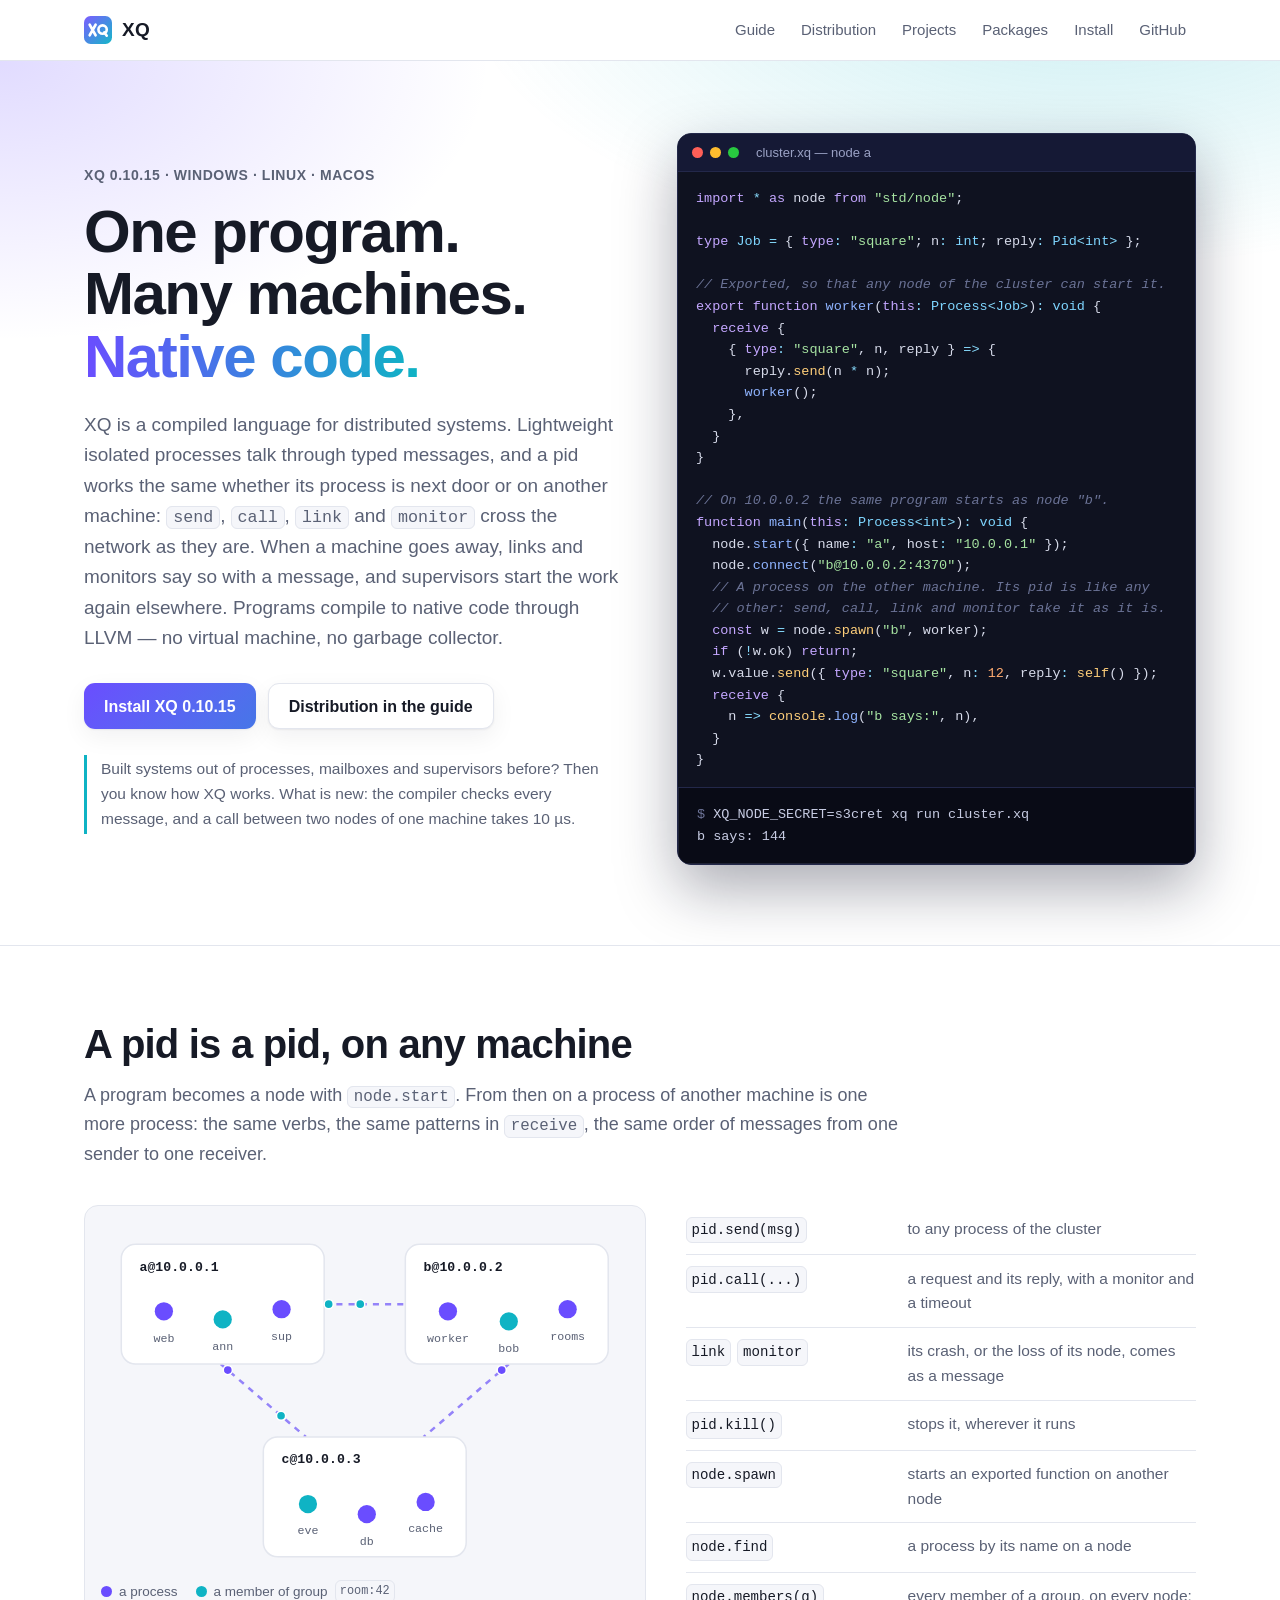
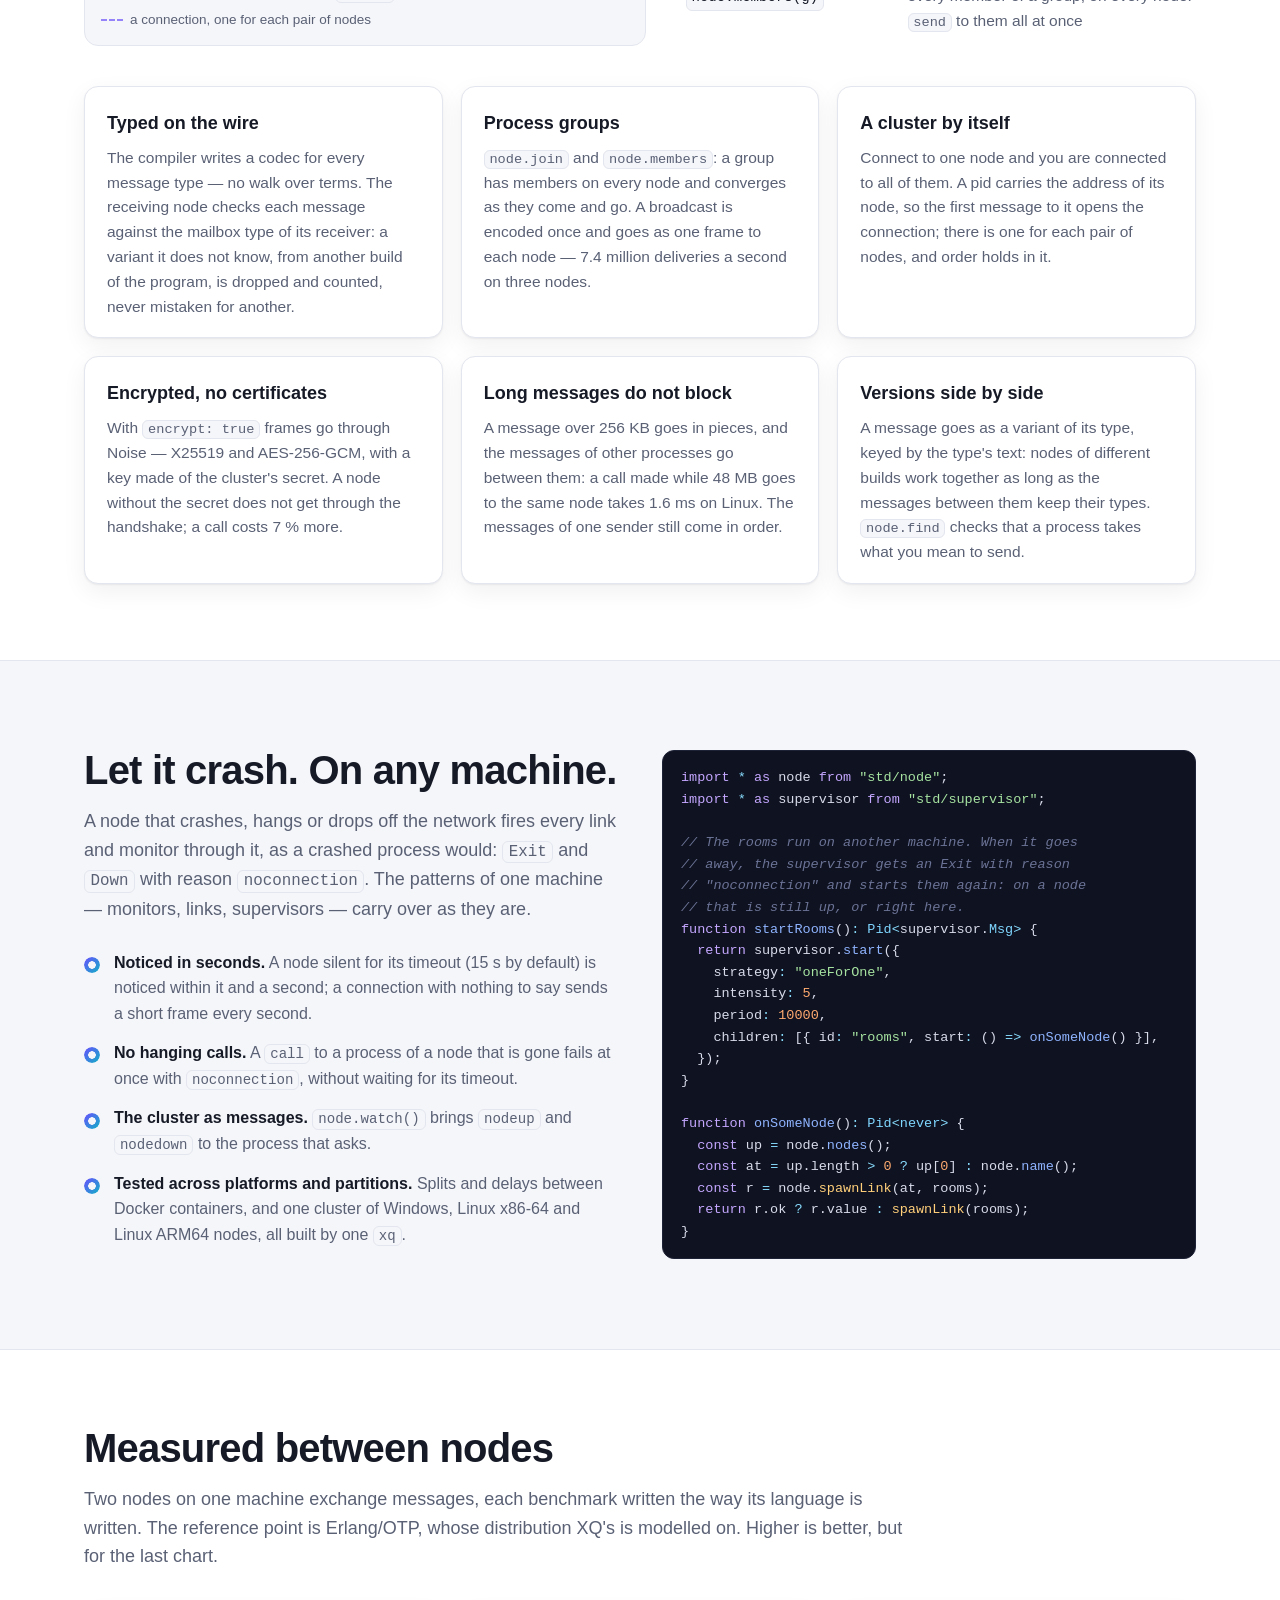
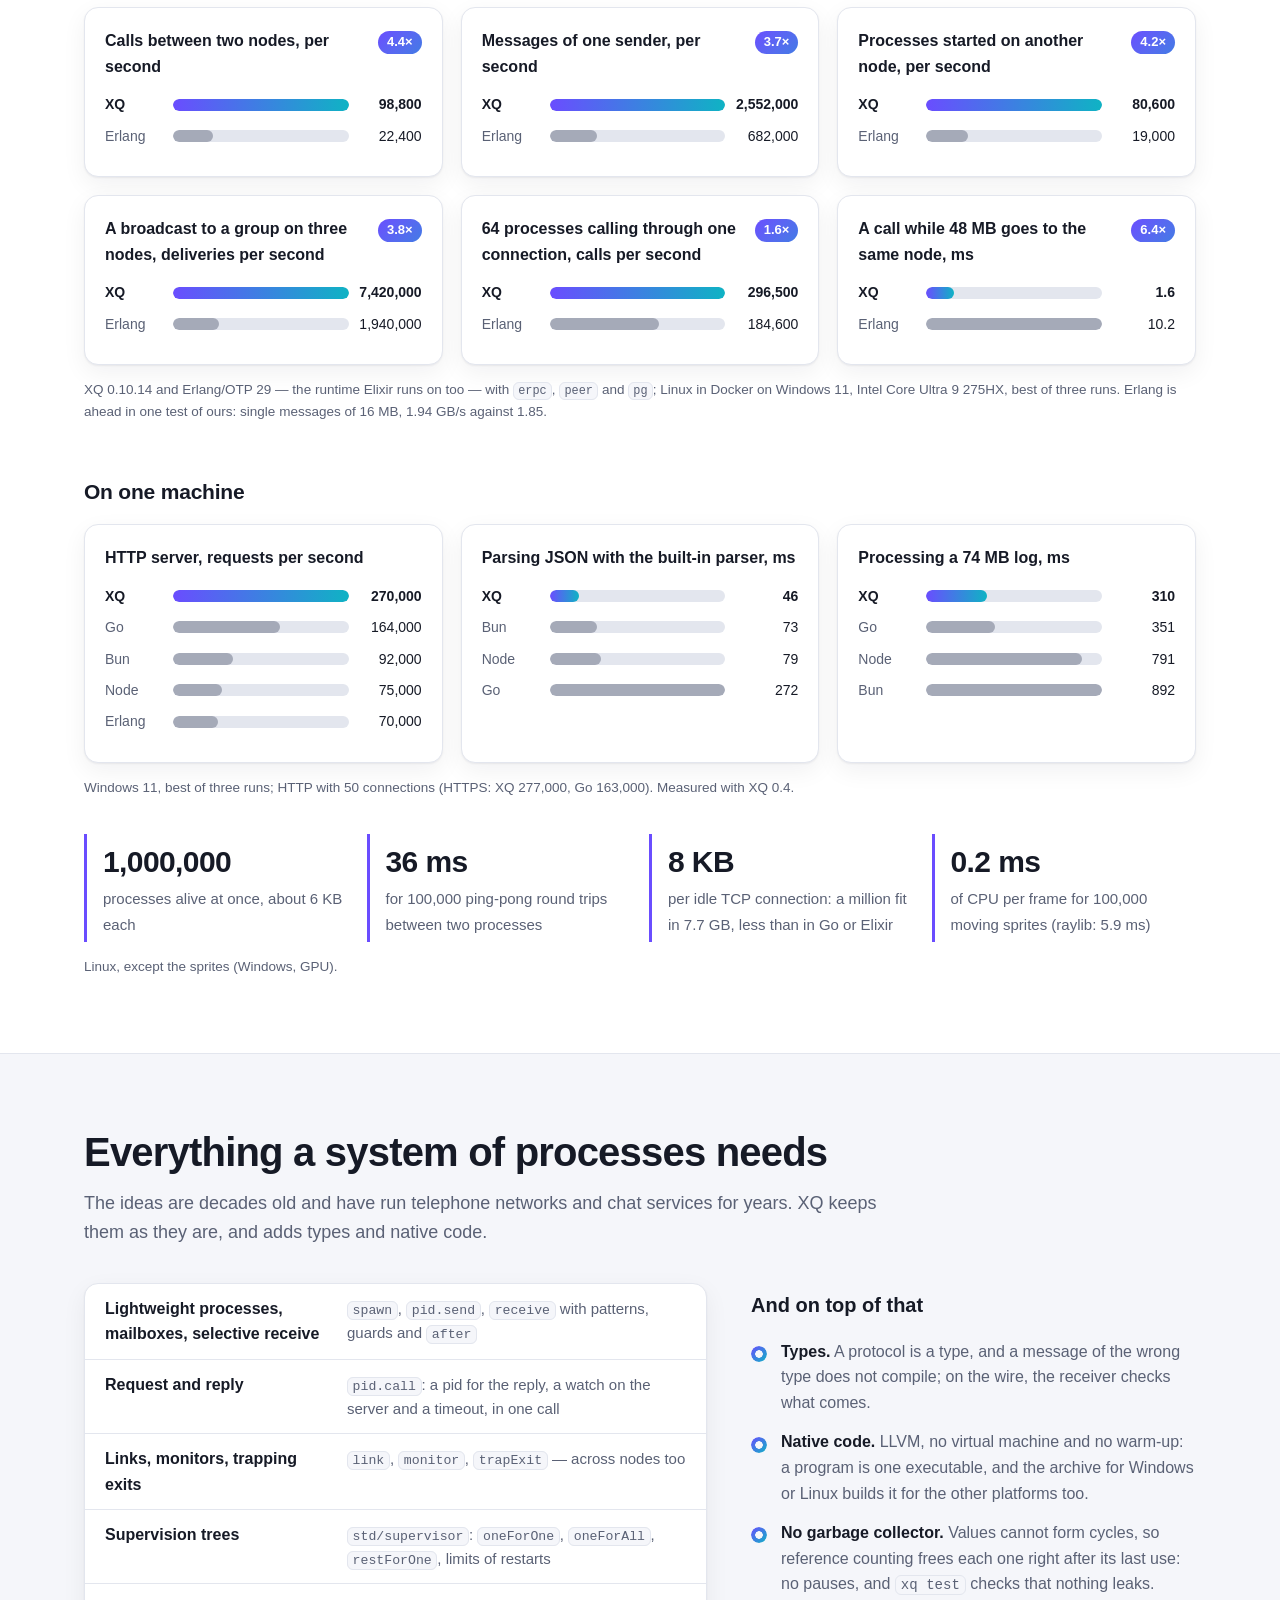
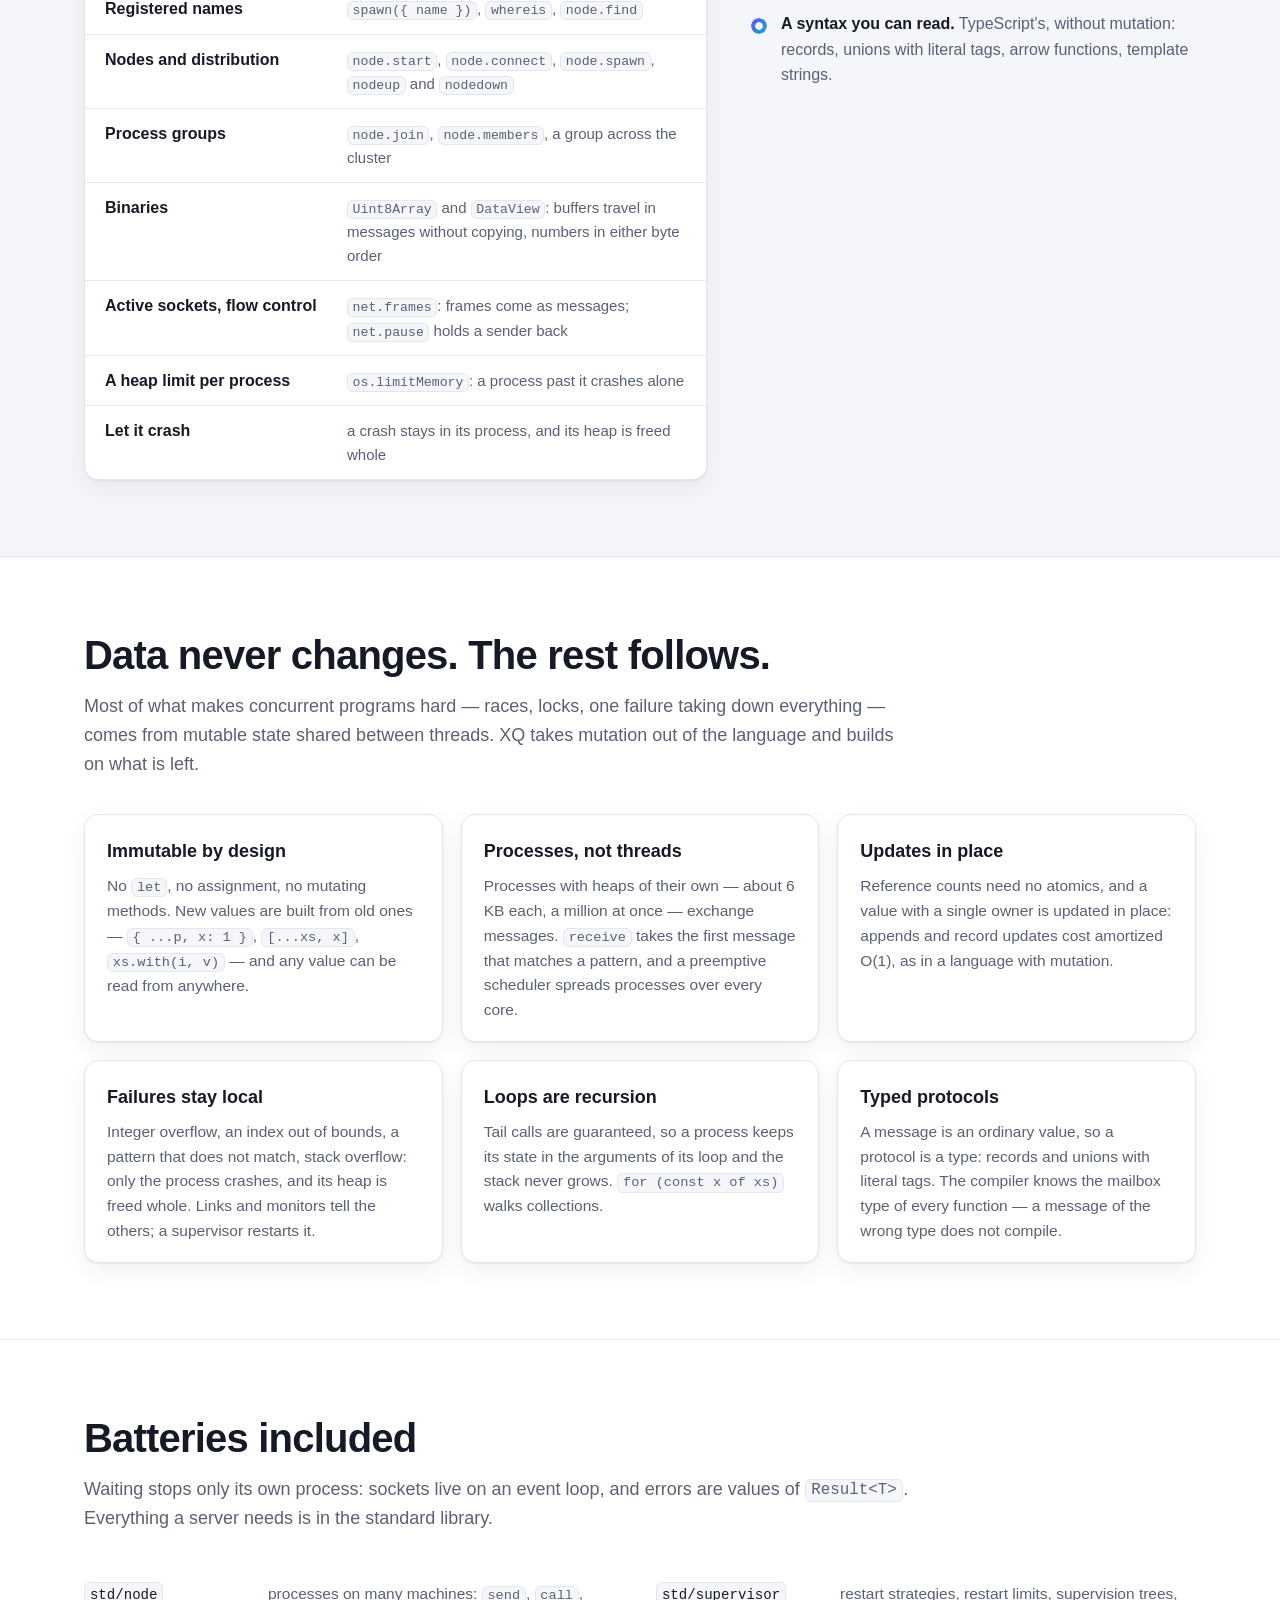
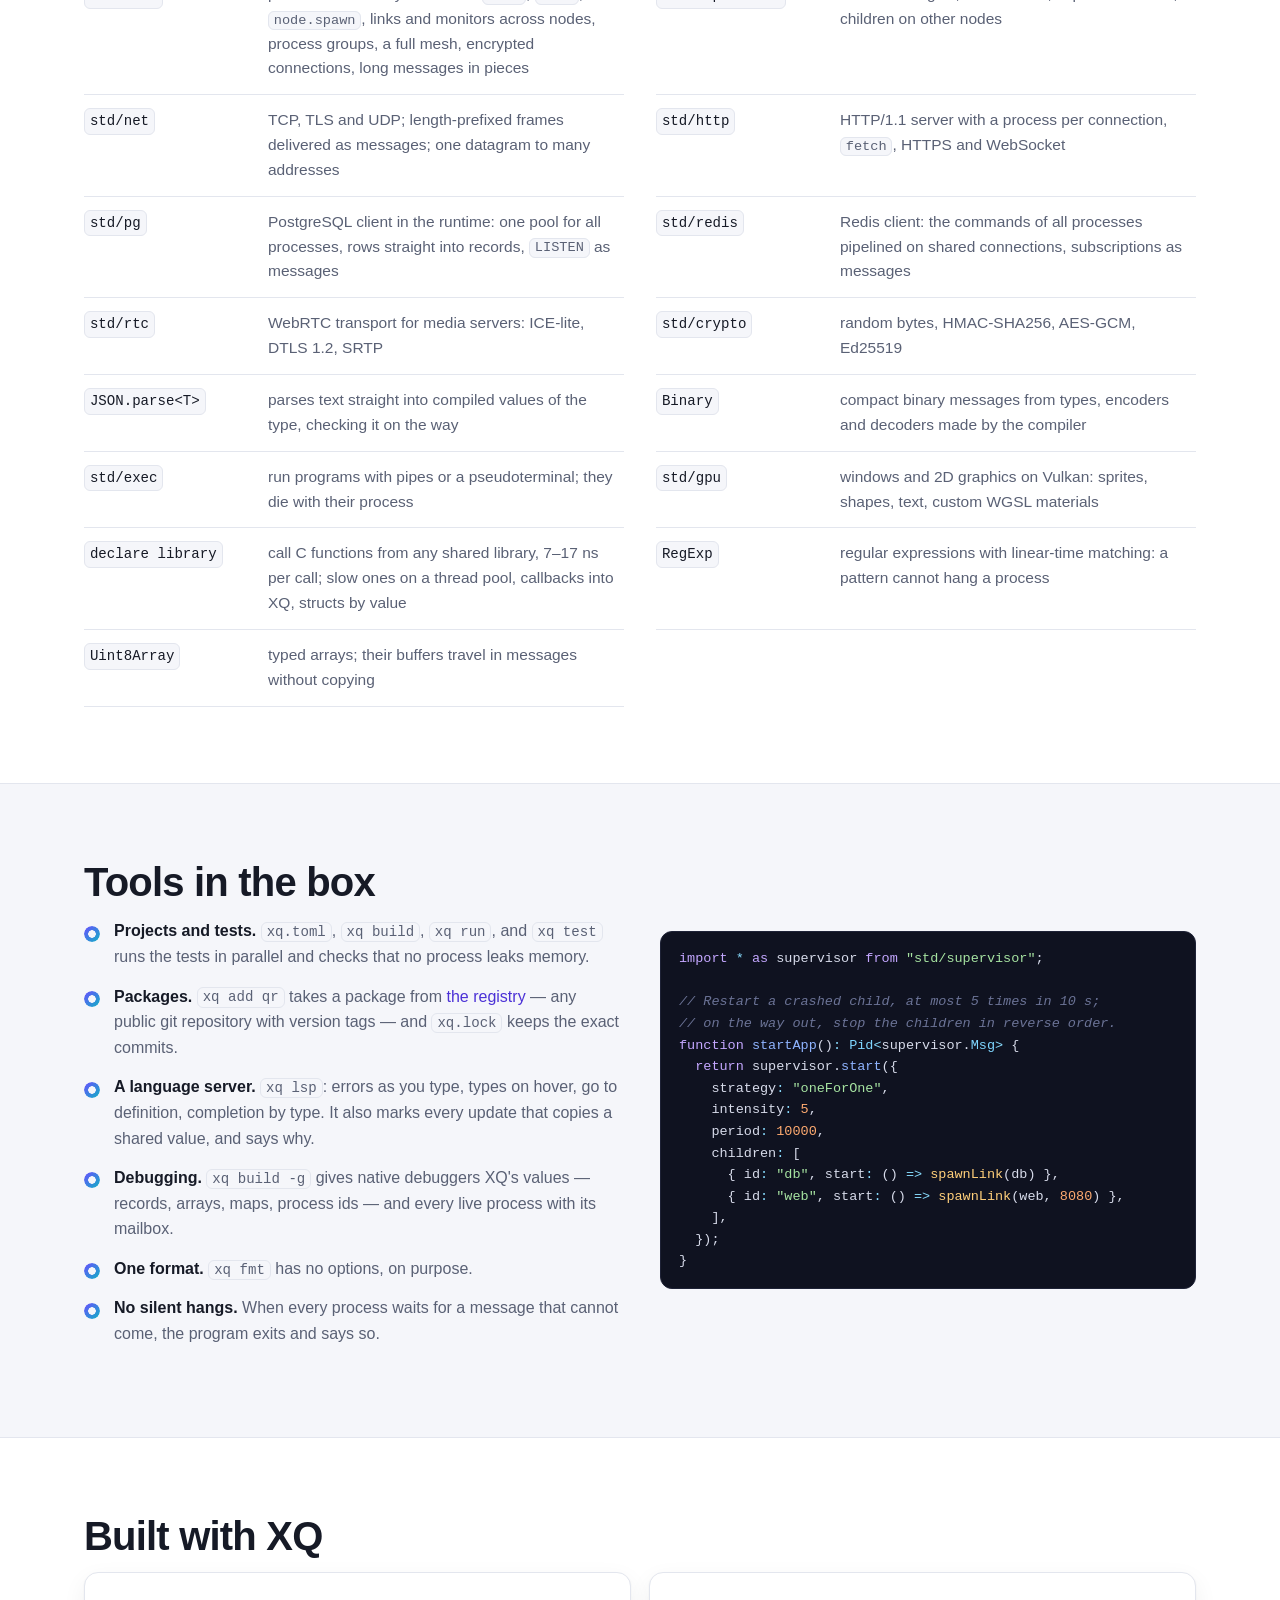
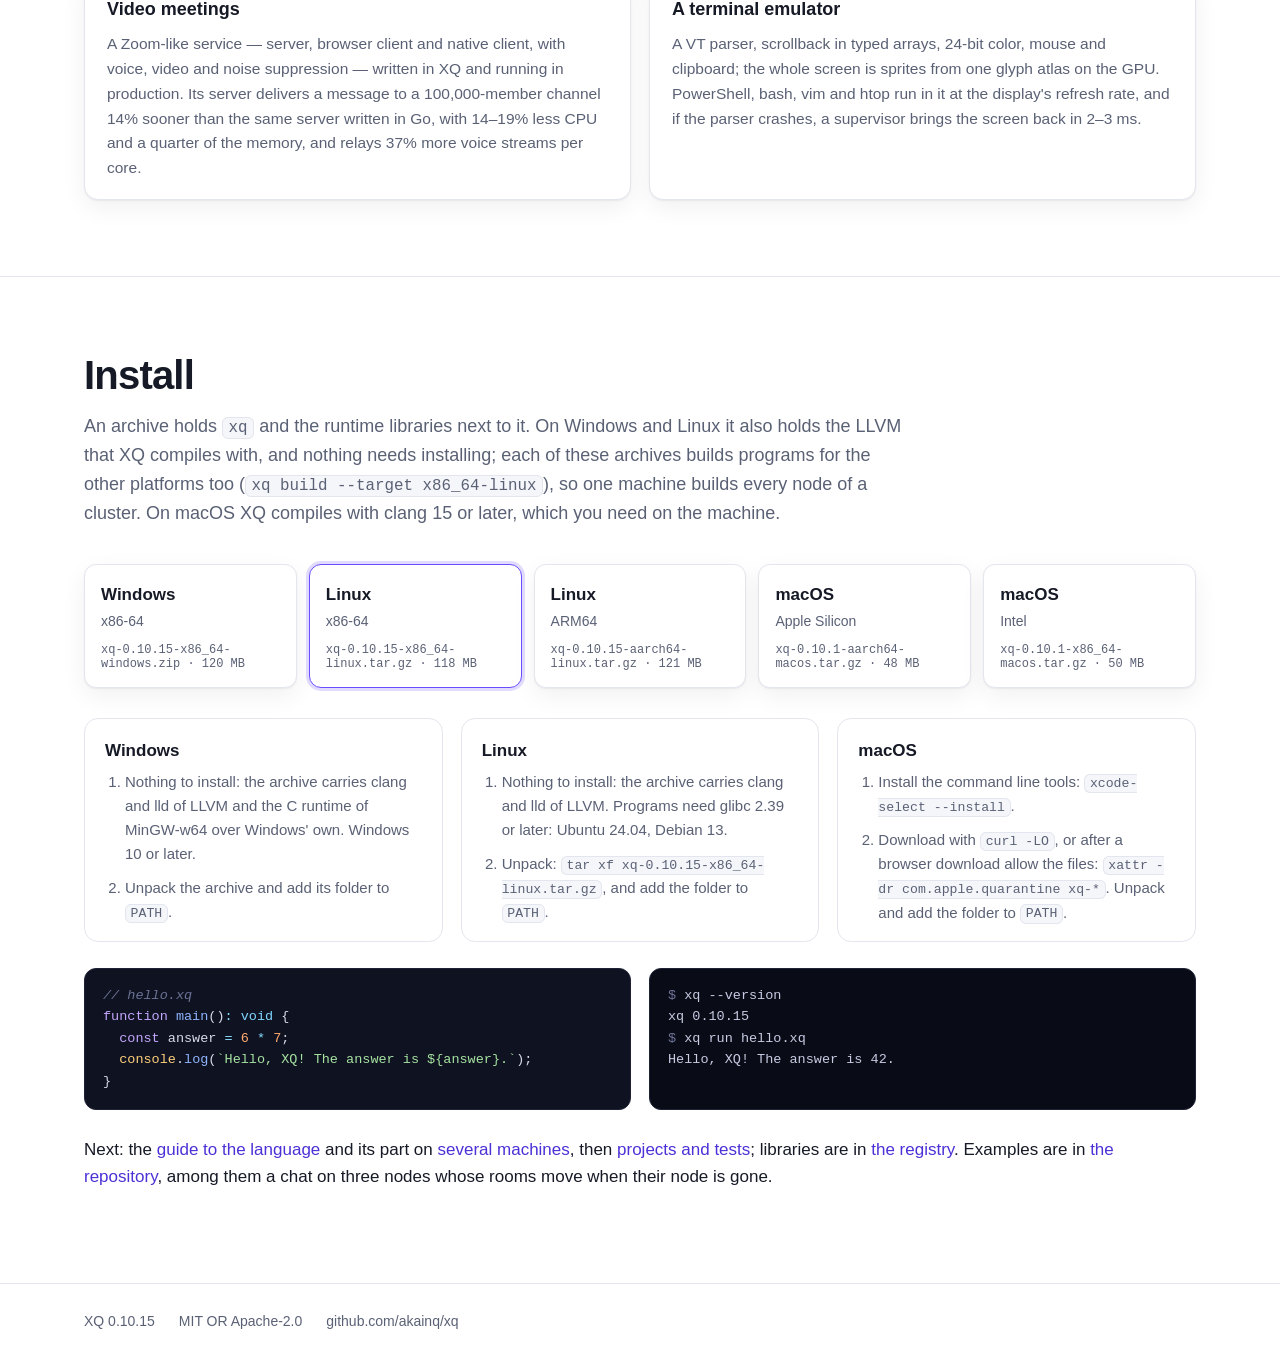
<file: docs/index.html>
<!doctype html>
<html lang="en">
<head>
<meta charset="utf-8">
<meta name="viewport" content="width=device-width, initial-scale=1">
<title>XQ — processes on any machine, typed messages, native code</title>
<meta name="description" content="XQ is a compiled language for distributed systems: lightweight isolated processes talk through typed messages on one machine or across a cluster, with links, monitors, supervisors and process groups, compiled to native code through LLVM with no garbage collector.">
<meta property="og:title" content="The XQ programming language: processes on any machine, compiled">
<meta property="og:description" content="A pid is a pid on any machine: send, call, link and monitor cross the network as they are, failures come as messages, and messages are typed. Native code through LLVM, no garbage collector.">
<link rel="icon" href="assets/favicon.svg" type="image/svg+xml">
<link rel="stylesheet" href="assets/style.css">
<script src="assets/site.js" defer></script>
</head>
<body class="home">

<header class="top">
  <div class="wrap">
    <a class="brand" href="./"><img src="assets/logo.svg" alt="" width="28" height="28"><span>XQ</span></a>
    <nav>
      <a href="guide.html">Guide</a>
      <a href="guide.html#several-machines-stdnode">Distribution</a>
      <a href="projects.html">Projects</a>
      <a class="wide" href="https://akainq.github.io/xq-packages/">Packages</a>
      <a class="wide" href="#install">Install</a>
      <a href="https://github.com/akainq/xq">GitHub</a>
    </nav>
  </div>
</header>

<section class="hero">
  <div class="wrap hero-grid">
    <div class="hero-text">
      <p class="eyebrow">XQ 0.10.15 · Windows · Linux · macOS</p>
      <h1>One program.<br>Many machines.<br><span class="grad">Native code.</span></h1>
      <p class="lede">XQ is a compiled language for distributed systems. Lightweight isolated processes talk through
        typed messages, and a pid works the same whether its process is next door or on another machine:
        <code>send</code>, <code>call</code>, <code>link</code> and <code>monitor</code> cross the network as they are.
        When a machine goes away, links and monitors say so with a message, and supervisors start the work again
        elsewhere. Programs compile to native code through LLVM — no virtual machine, no garbage collector.</p>
      <div class="cta">
        <a class="btn primary" href="#install">Install XQ 0.10.15</a>
        <a class="btn" href="guide.html#several-machines-stdnode">Distribution in the guide</a>
      </div>
      <p class="hint">Built systems out of processes, mailboxes and supervisors before? Then you know how XQ works.
        What is new: the compiler checks every message, and a call between two nodes of one machine takes 10 µs.</p>
    </div>
    <div class="hero-code">
      <div class="window">
        <div class="bar"><i></i><i></i><i></i><b>cluster.xq — node a</b></div>
<pre class="code" data-lang="xq"><code><span class="kw">import</span> <span class="op">*</span> <span class="kw">as</span> node <span class="kw">from</span> <span class="str">"std/node"</span>;

<span class="kw">type</span> <span class="ty">Job</span> <span class="op">=</span> { <span class="kw">type</span><span class="op">:</span> <span class="str">"square"</span>; n<span class="op">:</span> <span class="ty">int</span>; reply<span class="op">:</span> <span class="ty">Pid</span><span class="op">&lt;</span><span class="ty">int</span><span class="op">&gt;</span> };

<span class="com">// Exported, so that any node of the cluster can start it.</span>
<span class="kw">export</span> <span class="kw">function</span> <span class="fn">worker</span>(<span class="kw">this</span><span class="op">:</span> <span class="ty">Process</span><span class="op">&lt;</span><span class="ty">Job</span><span class="op">&gt;</span>)<span class="op">:</span> <span class="ty">void</span> {
  <span class="kw">receive</span> {
    { <span class="kw">type</span><span class="op">:</span> <span class="str">"square"</span>, n, reply } <span class="op">=&gt;</span> {
      reply.<span class="bi">send</span>(n <span class="op">*</span> n);
      <span class="fn">worker</span>();
    },
  }
}

<span class="com">// On 10.0.0.2 the same program starts as node "b".</span>
<span class="kw">function</span> <span class="fn">main</span>(<span class="kw">this</span><span class="op">:</span> <span class="ty">Process</span><span class="op">&lt;</span><span class="ty">int</span><span class="op">&gt;</span>)<span class="op">:</span> <span class="ty">void</span> {
  node.<span class="fn">start</span>({ name<span class="op">:</span> <span class="str">"a"</span>, host<span class="op">:</span> <span class="str">"10.0.0.1"</span> });
  node.<span class="fn">connect</span>(<span class="str">"b@10.0.0.2:4370"</span>);
  <span class="com">// A process on the other machine. Its pid is like any</span>
  <span class="com">// other: send, call, link and monitor take it as it is.</span>
  <span class="kw">const</span> w <span class="op">=</span> node.<span class="bi">spawn</span>(<span class="str">"b"</span>, worker);
  <span class="kw">if</span> (<span class="op">!</span>w.ok) <span class="kw">return</span>;
  w.value.<span class="bi">send</span>({ <span class="kw">type</span><span class="op">:</span> <span class="str">"square"</span>, n<span class="op">:</span> <span class="num">12</span>, reply<span class="op">:</span> <span class="bi">self</span>() });
  <span class="kw">receive</span> {
    n <span class="op">=&gt;</span> <span class="bi">console</span>.<span class="fn">log</span>(<span class="str">"b says:"</span>, n),
  }
}</code></pre>
        <pre class="term"><span class="prompt">$</span> XQ_NODE_SECRET=s3cret xq run cluster.xq
b says: 144</pre>
      </div>
    </div>
  </div>
</section>

<section class="transparent">
  <div class="wrap">
    <h2 class="section-title">A pid is a pid, on any machine</h2>
    <p class="section-lede">A program becomes a node with <code>node.start</code>. From then on a process of another
      machine is one more process: the same verbs, the same patterns in <code>receive</code>, the same order of
      messages from one sender to one receiver.</p>
    <div class="dist-grid">
      <figure class="cluster">
        <svg viewBox="0 0 520 344" role="img" aria-labelledby="cluster-title">
          <title id="cluster-title">Three nodes, each connected to the other two, with messages going between their processes</title>
          <path class="link" d="M220 81 H300"/>
          <path class="link" d="M118 140 L202 212"/>
          <path class="link" d="M402 140 L318 212"/>
          <g class="node">
            <rect x="20" y="22" width="200" height="118" rx="14"/>
            <text class="nn" x="38" y="48">a@10.0.0.1</text>
            <circle class="proc" cx="62" cy="88" r="9"/><text class="pl" x="62" y="118">web</text>
            <circle class="proc member" cx="120" cy="96" r="9"/><text class="pl" x="120" y="126">ann</text>
            <circle class="proc" cx="178" cy="86" r="9"/><text class="pl" x="178" y="116">sup</text>
          </g>
          <g class="node">
            <rect x="300" y="22" width="200" height="118" rx="14"/>
            <text class="nn" x="318" y="48">b@10.0.0.2</text>
            <circle class="proc" cx="342" cy="88" r="9"/><text class="pl" x="342" y="118">worker</text>
            <circle class="proc member" cx="402" cy="98" r="9"/><text class="pl" x="402" y="128">bob</text>
            <circle class="proc" cx="460" cy="86" r="9"/><text class="pl" x="460" y="116">rooms</text>
          </g>
          <g class="node">
            <rect x="160" y="212" width="200" height="118" rx="14"/>
            <text class="nn" x="178" y="238">c@10.0.0.3</text>
            <circle class="proc member" cx="204" cy="278" r="9"/><text class="pl" x="204" y="308">eve</text>
            <circle class="proc" cx="262" cy="288" r="9"/><text class="pl" x="262" y="318">db</text>
            <circle class="proc" cx="320" cy="276" r="9"/><text class="pl" x="320" y="306">cache</text>
          </g>
          <circle class="msg" r="4.5"><animateMotion dur="2.4s" repeatCount="indefinite" path="M220 81 H300"/></circle>
          <circle class="msg" r="4.5"><animateMotion dur="2.4s" begin="-1.2s" repeatCount="indefinite" path="M300 81 H220"/></circle>
          <circle class="msg alt" r="4.5"><animateMotion dur="2.8s" begin="-0.5s" repeatCount="indefinite" path="M118 140 L202 212"/></circle>
          <circle class="msg alt" r="4.5"><animateMotion dur="2.8s" begin="-0.5s" repeatCount="indefinite" path="M402 140 L318 212"/></circle>
          <circle class="msg" r="4.5"><animateMotion dur="3.2s" begin="-1.6s" repeatCount="indefinite" path="M202 212 L118 140"/></circle>
        </svg>
        <figcaption><span><i class="key proc"></i>a process</span><span><i class="key member"></i>a member of
          group <code>room:42</code></span><span><i class="key link"></i>a connection, one for each pair of
          nodes</span></figcaption>
      </figure>
      <ul class="verbs">
        <li><span class="v"><code>pid.send(msg)</code></span><span>to any process of the cluster</span></li>
        <li><span class="v"><code>pid.call(...)</code></span><span>a request and its reply, with a monitor and a timeout</span></li>
        <li><span class="v"><code>link</code> <code>monitor</code></span><span>its crash, or the loss of its node, comes as a message</span></li>
        <li><span class="v"><code>pid.kill()</code></span><span>stops it, wherever it runs</span></li>
        <li><span class="v"><code>node.spawn</code></span><span>starts an exported function on another node</span></li>
        <li><span class="v"><code>node.find</code></span><span>a process by its name on a node</span></li>
        <li><span class="v"><code>node.members(g)</code></span><span>every member of a group, on every node: <code>send</code> to them all at once</span></li>
      </ul>
    </div>
    <div class="cards">
      <article class="card">
        <h3>Typed on the wire</h3>
        <p>The compiler writes a codec for every message type — no walk over terms. The receiving node checks each
          message against the mailbox type of its receiver: a variant it does not know, from another build of the
          program, is dropped and counted, never mistaken for another.</p>
      </article>
      <article class="card">
        <h3>Process groups</h3>
        <p><code>node.join</code> and <code>node.members</code>: a group has members on every node and converges as
          they come and go. A broadcast is encoded once and goes as one frame to each node — 7.4 million deliveries a
          second on three nodes.</p>
      </article>
      <article class="card">
        <h3>A cluster by itself</h3>
        <p>Connect to one node and you are connected to all of them. A pid carries the address of its node, so the
          first message to it opens the connection; there is one for each pair of nodes, and order holds in it.</p>
      </article>
      <article class="card">
        <h3>Encrypted, no certificates</h3>
        <p>With <code>encrypt: true</code> frames go through Noise — X25519 and AES-256-GCM, with a key made of the
          cluster's secret. A node without the secret does not get through the handshake; a call costs 7 % more.</p>
      </article>
      <article class="card">
        <h3>Long messages do not block</h3>
        <p>A message over 256 KB goes in pieces, and the messages of other processes go between them: a call made
          while 48 MB goes to the same node takes 1.6 ms on Linux. The messages of one sender still come in order.</p>
      </article>
      <article class="card">
        <h3>Versions side by side</h3>
        <p>A message goes as a variant of its type, keyed by the type's text: nodes of different builds work together
          as long as the messages between them keep their types. <code>node.find</code> checks that a process takes
          what you mean to send.</p>
      </article>
    </div>
  </div>
</section>

<section class="failures">
  <div class="wrap split">
    <div>
      <h2 class="section-title">Let it crash. On any machine.</h2>
      <p class="section-lede">A node that crashes, hangs or drops off the network fires every link and monitor
        through it, as a crashed process would: <code>Exit</code> and <code>Down</code> with reason
        <code>noconnection</code>. The patterns of one machine — monitors, links, supervisors — carry over as they
        are.</p>
      <ul class="checks">
        <li><b>Noticed in seconds.</b> A node silent for its timeout (15 s by default) is noticed within it and a
          second; a connection with nothing to say sends a short frame every second.</li>
        <li><b>No hanging calls.</b> A <code>call</code> to a process of a node that is gone fails at once with
          <code>noconnection</code>, without waiting for its timeout.</li>
        <li><b>The cluster as messages.</b> <code>node.watch()</code> brings <code>nodeup</code> and
          <code>nodedown</code> to the process that asks.</li>
        <li><b>Tested across platforms and partitions.</b> Splits and delays between Docker containers, and one
          cluster of Windows, Linux x86-64 and Linux ARM64 nodes, all built by one <code>xq</code>.</li>
      </ul>
    </div>
<pre class="code" data-lang="xq"><code><span class="kw">import</span> <span class="op">*</span> <span class="kw">as</span> node <span class="kw">from</span> <span class="str">"std/node"</span>;
<span class="kw">import</span> <span class="op">*</span> <span class="kw">as</span> supervisor <span class="kw">from</span> <span class="str">"std/supervisor"</span>;

<span class="com">// The rooms run on another machine. When it goes</span>
<span class="com">// away, the supervisor gets an Exit with reason</span>
<span class="com">// "noconnection" and starts them again: on a node</span>
<span class="com">// that is still up, or right here.</span>
<span class="kw">function</span> <span class="fn">startRooms</span>()<span class="op">:</span> <span class="ty">Pid</span><span class="op">&lt;</span>supervisor.<span class="ty">Msg</span><span class="op">&gt;</span> {
  <span class="kw">return</span> supervisor.<span class="fn">start</span>({
    strategy<span class="op">:</span> <span class="str">"oneForOne"</span>,
    intensity<span class="op">:</span> <span class="num">5</span>,
    period<span class="op">:</span> <span class="num">10000</span>,
    children<span class="op">:</span> [{ id<span class="op">:</span> <span class="str">"rooms"</span>, start<span class="op">:</span> () <span class="op">=&gt;</span> <span class="fn">onSomeNode</span>() }],
  });
}

<span class="kw">function</span> <span class="fn">onSomeNode</span>()<span class="op">:</span> <span class="ty">Pid</span><span class="op">&lt;</span><span class="ty">never</span><span class="op">&gt;</span> {
  <span class="kw">const</span> up <span class="op">=</span> node.<span class="fn">nodes</span>();
  <span class="kw">const</span> at <span class="op">=</span> up.length <span class="op">&gt;</span> <span class="num">0</span> <span class="op">?</span> up[<span class="num">0</span>] <span class="op">:</span> node.<span class="fn">name</span>();
  <span class="kw">const</span> r <span class="op">=</span> node.<span class="bi">spawnLink</span>(at, rooms);
  <span class="kw">return</span> r.ok <span class="op">?</span> r.value <span class="op">:</span> <span class="bi">spawnLink</span>(rooms);
}</code></pre>
  </div>
</section>

<section class="perf" id="numbers">
  <div class="wrap">
    <h2 class="section-title">Measured between nodes</h2>
    <p class="section-lede">Two nodes on one machine exchange messages, each benchmark written the way its language
      is written. The reference point is Erlang/OTP, whose distribution XQ's is modelled on. Higher is better, but
      for the last chart.</p>
    <div class="charts">
      <figure class="chart">
        <figcaption>Calls between two nodes, per second <b class="x">4.4×</b></figcaption>
        <div class="bars">
          <div class="row xq"><span class="name">XQ</span><span class="bar" style="--v:100%"></span><span class="val">98,800</span></div>
          <div class="row"><span class="name">Erlang</span><span class="bar" style="--v:22.7%"></span><span class="val">22,400</span></div>
        </div>
      </figure>
      <figure class="chart">
        <figcaption>Messages of one sender, per second <b class="x">3.7×</b></figcaption>
        <div class="bars">
          <div class="row xq"><span class="name">XQ</span><span class="bar" style="--v:100%"></span><span class="val">2,552,000</span></div>
          <div class="row"><span class="name">Erlang</span><span class="bar" style="--v:26.7%"></span><span class="val">682,000</span></div>
        </div>
      </figure>
      <figure class="chart">
        <figcaption>Processes started on another node, per second <b class="x">4.2×</b></figcaption>
        <div class="bars">
          <div class="row xq"><span class="name">XQ</span><span class="bar" style="--v:100%"></span><span class="val">80,600</span></div>
          <div class="row"><span class="name">Erlang</span><span class="bar" style="--v:23.6%"></span><span class="val">19,000</span></div>
        </div>
      </figure>
      <figure class="chart">
        <figcaption>A broadcast to a group on three nodes, deliveries per second <b class="x">3.8×</b></figcaption>
        <div class="bars">
          <div class="row xq"><span class="name">XQ</span><span class="bar" style="--v:100%"></span><span class="val">7,420,000</span></div>
          <div class="row"><span class="name">Erlang</span><span class="bar" style="--v:26.1%"></span><span class="val">1,940,000</span></div>
        </div>
      </figure>
      <figure class="chart">
        <figcaption>64 processes calling through one connection, calls per second <b class="x">1.6×</b></figcaption>
        <div class="bars">
          <div class="row xq"><span class="name">XQ</span><span class="bar" style="--v:100%"></span><span class="val">296,500</span></div>
          <div class="row"><span class="name">Erlang</span><span class="bar" style="--v:62.3%"></span><span class="val">184,600</span></div>
        </div>
      </figure>
      <figure class="chart">
        <figcaption>A call while 48 MB goes to the same node, ms <b class="x">6.4×</b></figcaption>
        <div class="bars">
          <div class="row xq"><span class="name">XQ</span><span class="bar" style="--v:15.7%"></span><span class="val">1.6</span></div>
          <div class="row"><span class="name">Erlang</span><span class="bar" style="--v:100%"></span><span class="val">10.2</span></div>
        </div>
      </figure>
    </div>
    <p class="note">XQ 0.10.14 and Erlang/OTP 29 — the runtime Elixir runs on too — with <code>erpc</code>,
      <code>peer</code> and <code>pg</code>; Linux in Docker on Windows 11, Intel Core Ultra 9 275HX, best of three runs.
      Erlang is ahead in one test of ours: single messages of 16 MB, 1.94 GB/s against 1.85.</p>

    <h3 class="sub">On one machine</h3>
    <div class="charts">
      <figure class="chart">
        <figcaption>HTTP server, requests per second</figcaption>
        <div class="bars">
          <div class="row xq"><span class="name">XQ</span><span class="bar" style="--v:100%"></span><span class="val">270,000</span></div>
          <div class="row"><span class="name">Go</span><span class="bar" style="--v:60.7%"></span><span class="val">164,000</span></div>
          <div class="row"><span class="name">Bun</span><span class="bar" style="--v:34.1%"></span><span class="val">92,000</span></div>
          <div class="row"><span class="name">Node</span><span class="bar" style="--v:27.8%"></span><span class="val">75,000</span></div>
          <div class="row"><span class="name">Erlang</span><span class="bar" style="--v:25.9%"></span><span class="val">70,000</span></div>
        </div>
      </figure>
      <figure class="chart">
        <figcaption>Parsing JSON with the built-in parser, ms</figcaption>
        <div class="bars">
          <div class="row xq"><span class="name">XQ</span><span class="bar" style="--v:16.9%"></span><span class="val">46</span></div>
          <div class="row"><span class="name">Bun</span><span class="bar" style="--v:26.8%"></span><span class="val">73</span></div>
          <div class="row"><span class="name">Node</span><span class="bar" style="--v:29%"></span><span class="val">79</span></div>
          <div class="row"><span class="name">Go</span><span class="bar" style="--v:100%"></span><span class="val">272</span></div>
        </div>
      </figure>
      <figure class="chart">
        <figcaption>Processing a 74 MB log, ms</figcaption>
        <div class="bars">
          <div class="row xq"><span class="name">XQ</span><span class="bar" style="--v:34.8%"></span><span class="val">310</span></div>
          <div class="row"><span class="name">Go</span><span class="bar" style="--v:39.3%"></span><span class="val">351</span></div>
          <div class="row"><span class="name">Node</span><span class="bar" style="--v:88.7%"></span><span class="val">791</span></div>
          <div class="row"><span class="name">Bun</span><span class="bar" style="--v:100%"></span><span class="val">892</span></div>
        </div>
      </figure>
    </div>
    <p class="note">Windows 11, best of three runs; HTTP with 50 connections (HTTPS: XQ 277,000, Go 163,000). Measured
      with XQ 0.4.</p>
    <div class="stats">
      <div class="stat"><b>1,000,000</b><span>processes alive at once, about 6 KB each</span></div>
      <div class="stat"><b>36 ms</b><span>for 100,000 ping-pong round trips between two processes</span></div>
      <div class="stat"><b>8 KB</b><span>per idle TCP connection: a million fit in 7.7 GB, less than in Go or Elixir</span></div>
      <div class="stat"><b>0.2 ms</b><span>of CPU per frame for 100,000 moving sprites (raylib: 5.9 ms)</span></div>
    </div>
    <p class="note">Linux, except the sprites (Windows, GPU).</p>
  </div>
</section>

<section class="toolkit">
  <div class="wrap">
    <h2 class="section-title">Everything a system of processes needs</h2>
    <p class="section-lede">The ideas are decades old and have run telephone networks and chat services for years.
      XQ keeps them as they are, and adds types and native code.</p>
    <div class="toolkit-grid">
      <div class="rosetta">
        <div class="r"><span class="idea">Lightweight processes, mailboxes, selective receive</span><span class="how"><code>spawn</code>, <code>pid.send</code>, <code>receive</code> with patterns, guards and <code>after</code></span></div>
        <div class="r"><span class="idea">Request and reply</span><span class="how"><code>pid.call</code>: a pid for the reply, a watch on the server and a timeout, in one call</span></div>
        <div class="r"><span class="idea">Links, monitors, trapping exits</span><span class="how"><code>link</code>, <code>monitor</code>, <code>trapExit</code> — across nodes too</span></div>
        <div class="r"><span class="idea">Supervision trees</span><span class="how"><code>std/supervisor</code>: <code>oneForOne</code>, <code>oneForAll</code>, <code>restForOne</code>, limits of restarts</span></div>
        <div class="r"><span class="idea">Registered names</span><span class="how"><code>spawn({ name })</code>, <code>whereis</code>, <code>node.find</code></span></div>
        <div class="r"><span class="idea">Nodes and distribution</span><span class="how"><code>node.start</code>, <code>node.connect</code>, <code>node.spawn</code>, <code>nodeup</code> and <code>nodedown</code></span></div>
        <div class="r"><span class="idea">Process groups</span><span class="how"><code>node.join</code>, <code>node.members</code>, a group across the cluster</span></div>
        <div class="r"><span class="idea">Binaries</span><span class="how"><code>Uint8Array</code> and <code>DataView</code>: buffers travel in messages without copying, numbers in either byte order</span></div>
        <div class="r"><span class="idea">Active sockets, flow control</span><span class="how"><code>net.frames</code>: frames come as messages; <code>net.pause</code> holds a sender back</span></div>
        <div class="r"><span class="idea">A heap limit per process</span><span class="how"><code>os.limitMemory</code>: a process past it crashes alone</span></div>
        <div class="r"><span class="idea">Let it crash</span><span class="how">a crash stays in its process, and its heap is freed whole</span></div>
      </div>
      <div class="adds">
        <h3>And on top of that</h3>
        <ul class="checks">
          <li><b>Types.</b> A protocol is a type, and a message of the wrong type does not compile; on the wire, the
            receiver checks what comes.</li>
          <li><b>Native code.</b> LLVM, no virtual machine and no warm-up: a program is one executable, and the
            archive for Windows or Linux builds it for the other platforms too.</li>
          <li><b>No garbage collector.</b> Values cannot form cycles, so reference counting frees each one right
            after its last use: no pauses, and <code>xq test</code> checks that nothing leaks.</li>
          <li><b>A syntax you can read.</b> TypeScript's, without mutation: records, unions with literal tags, arrow
            functions, template strings.</li>
        </ul>
      </div>
    </div>
  </div>
</section>

<section class="ideas">
  <div class="wrap">
    <h2 class="section-title">Data never changes. The rest follows.</h2>
    <p class="section-lede">Most of what makes concurrent programs hard — races, locks, one failure taking down
      everything — comes from mutable state shared between threads. XQ takes mutation out of the language and builds
      on what is left.</p>
    <div class="cards">
      <article class="card">
        <h3>Immutable by design</h3>
        <p>No <code>let</code>, no assignment, no mutating methods. New values are built from old ones —
          <code>{ ...p, x: 1 }</code>, <code>[...xs, x]</code>, <code>xs.with(i, v)</code> — and any value can be read
          from anywhere.</p>
      </article>
      <article class="card">
        <h3>Processes, not threads</h3>
        <p>Processes with heaps of their own — about 6 KB each, a million at once — exchange messages.
          <code>receive</code> takes the first message that matches a pattern, and a preemptive scheduler spreads
          processes over every core.</p>
      </article>
      <article class="card">
        <h3>Updates in place</h3>
        <p>Reference counts need no atomics, and a value with a single owner is updated in place: appends and record
          updates cost amortized O(1), as in a language with mutation.</p>
      </article>
      <article class="card">
        <h3>Failures stay local</h3>
        <p>Integer overflow, an index out of bounds, a pattern that does not match, stack overflow: only the process
          crashes, and its heap is freed whole. Links and monitors tell the others; a supervisor restarts it.</p>
      </article>
      <article class="card">
        <h3>Loops are recursion</h3>
        <p>Tail calls are guaranteed, so a process keeps its state in the arguments of its loop and the stack never
          grows. <code>for (const x of xs)</code> walks collections.</p>
      </article>
      <article class="card">
        <h3>Typed protocols</h3>
        <p>A message is an ordinary value, so a protocol is a type: records and unions with literal tags. The compiler
          knows the mailbox type of every function — a message of the wrong type does not compile.</p>
      </article>
    </div>
  </div>
</section>

<section class="batteries">
  <div class="wrap">
    <h2 class="section-title">Batteries included</h2>
    <p class="section-lede">Waiting stops only its own process: sockets live on an event loop, and errors are values
      of <code>Result&lt;T&gt;</code>. Everything a server needs is in the standard library.</p>
    <ul class="mods">
      <li><code>std/node</code><span>processes on many machines: <code>send</code>, <code>call</code>, <code>node.spawn</code>, links and monitors across nodes, process groups, a full mesh, encrypted connections, long messages in pieces</span></li>
      <li><code>std/supervisor</code><span>restart strategies, restart limits, supervision trees, children on other nodes</span></li>
      <li><code>std/net</code><span>TCP, TLS and UDP; length-prefixed frames delivered as messages; one datagram to many addresses</span></li>
      <li><code>std/http</code><span>HTTP/1.1 server with a process per connection, <code>fetch</code>, HTTPS and WebSocket</span></li>
      <li><code>std/pg</code><span>PostgreSQL client in the runtime: one pool for all processes, rows straight into records, <code>LISTEN</code> as messages</span></li>
      <li><code>std/redis</code><span>Redis client: the commands of all processes pipelined on shared connections, subscriptions as messages</span></li>
      <li><code>std/rtc</code><span>WebRTC transport for media servers: ICE-lite, DTLS 1.2, SRTP</span></li>
      <li><code>std/crypto</code><span>random bytes, HMAC-SHA256, AES-GCM, Ed25519</span></li>
      <li><code>JSON.parse&lt;T&gt;</code><span>parses text straight into compiled values of the type, checking it on the way</span></li>
      <li><code>Binary</code><span>compact binary messages from types, encoders and decoders made by the compiler</span></li>
      <li><code>std/exec</code><span>run programs with pipes or a pseudoterminal; they die with their process</span></li>
      <li><code>std/gpu</code><span>windows and 2D graphics on Vulkan: sprites, shapes, text, custom WGSL materials</span></li>
      <li><code>declare library</code><span>call C functions from any shared library, 7–17 ns per call; slow ones on a thread pool, callbacks into XQ, structs by value</span></li>
      <li><code>RegExp</code><span>regular expressions with linear-time matching: a pattern cannot hang a process</span></li>
      <li><code>Uint8Array</code><span>typed arrays; their buffers travel in messages without copying</span></li>
    </ul>
  </div>
</section>

<section class="tools">
  <div class="wrap tools-grid">
    <div>
      <h2 class="section-title">Tools in the box</h2>
      <ul class="checks">
        <li><b>Projects and tests.</b> <code>xq.toml</code>, <code>xq build</code>, <code>xq run</code>, and
          <code>xq test</code> runs the tests in parallel and checks that no process leaks memory.</li>
        <li><b>Packages.</b> <code>xq add qr</code> takes a package from <a href="https://akainq.github.io/xq-packages/">the registry</a> — any
          public git repository with version tags — and <code>xq.lock</code> keeps the exact commits.</li>
        <li><b>A language server.</b> <code>xq lsp</code>: errors as you type, types on hover, go to definition,
          completion by type. It also marks every update that copies a shared value, and says why.</li>
        <li><b>Debugging.</b> <code>xq build -g</code> gives native debuggers XQ's values — records, arrays, maps,
          process ids — and every live process with its mailbox.</li>
        <li><b>One format.</b> <code>xq fmt</code> has no options, on purpose.</li>
        <li><b>No silent hangs.</b> When every process waits for a message that cannot come, the program exits and
          says so.</li>
      </ul>
    </div>
<pre class="code" data-lang="xq"><code><span class="kw">import</span> <span class="op">*</span> <span class="kw">as</span> supervisor <span class="kw">from</span> <span class="str">"std/supervisor"</span>;

<span class="com">// Restart a crashed child, at most 5 times in 10 s;</span>
<span class="com">// on the way out, stop the children in reverse order.</span>
<span class="kw">function</span> <span class="fn">startApp</span>()<span class="op">:</span> <span class="ty">Pid</span><span class="op">&lt;</span>supervisor.<span class="ty">Msg</span><span class="op">&gt;</span> {
  <span class="kw">return</span> supervisor.<span class="fn">start</span>({
    strategy<span class="op">:</span> <span class="str">"oneForOne"</span>,
    intensity<span class="op">:</span> <span class="num">5</span>,
    period<span class="op">:</span> <span class="num">10000</span>,
    children<span class="op">:</span> [
      { id<span class="op">:</span> <span class="str">"db"</span>, start<span class="op">:</span> () <span class="op">=&gt;</span> <span class="bi">spawnLink</span>(db) },
      { id<span class="op">:</span> <span class="str">"web"</span>, start<span class="op">:</span> () <span class="op">=&gt;</span> <span class="bi">spawnLink</span>(web, <span class="num">8080</span>) },
    ],
  });
}</code></pre>
  </div>
</section>

<section class="built">
  <div class="wrap">
    <h2 class="section-title">Built with XQ</h2>
    <div class="cards two">
      <article class="card">
        <h3>Video meetings</h3>
        <p>A Zoom-like service — server, browser client and native client, with voice, video and noise suppression —
          written in XQ and running in production. Its server delivers a message to a 100,000-member channel 14% sooner
          than the same server written in Go, with 14–19% less CPU and a quarter of the memory, and relays 37% more
          voice streams per core.</p>
      </article>
      <article class="card">
        <h3>A terminal emulator</h3>
        <p>A VT parser, scrollback in typed arrays, 24-bit color, mouse and clipboard; the whole screen is sprites from
          one glyph atlas on the GPU. PowerShell, bash, vim and htop run in it at the display's refresh rate, and if the
          parser crashes, a supervisor brings the screen back in 2–3 ms.</p>
      </article>
    </div>
  </div>
</section>

<section class="install" id="install">
  <div class="wrap">
    <h2 class="section-title">Install</h2>
    <p class="section-lede">An archive holds <code>xq</code> and the runtime libraries next to it. On Windows and Linux
      it also holds the LLVM that XQ compiles with, and nothing needs installing; each of these archives builds programs
      for the other platforms too (<code>xq build --target x86_64-linux</code>), so one machine builds every node of a
      cluster. On macOS XQ compiles with clang 15 or later, which you need on the machine.</p>
    <div class="downloads">
<a class="dl" href="https://github.com/akainq/xq/releases/download/v0.10.15/xq-0.10.15-x86_64-windows.zip" data-os="windows"><span class="os">Windows</span><span class="arch">x86-64</span><span class="file">xq-0.10.15-x86_64-windows.zip · 120 MB</span></a>
<a class="dl" href="https://github.com/akainq/xq/releases/download/v0.10.15/xq-0.10.15-x86_64-linux.tar.gz" data-os="linux"><span class="os">Linux</span><span class="arch">x86-64</span><span class="file">xq-0.10.15-x86_64-linux.tar.gz · 118 MB</span></a>
<a class="dl" href="https://github.com/akainq/xq/releases/download/v0.10.15/xq-0.10.15-aarch64-linux.tar.gz" data-os="linux-arm"><span class="os">Linux</span><span class="arch">ARM64</span><span class="file">xq-0.10.15-aarch64-linux.tar.gz · 121 MB</span></a>
<a class="dl" href="https://github.com/akainq/xq/releases/download/v0.10.1/xq-0.10.1-aarch64-macos.tar.gz" data-os="macos"><span class="os">macOS</span><span class="arch">Apple Silicon</span><span class="file">xq-0.10.1-aarch64-macos.tar.gz · 48 MB</span></a>
<a class="dl" href="https://github.com/akainq/xq/releases/download/v0.10.1/xq-0.10.1-x86_64-macos.tar.gz" data-os="macos-intel"><span class="os">macOS</span><span class="arch">Intel</span><span class="file">xq-0.10.1-x86_64-macos.tar.gz · 50 MB</span></a>
    </div>
    <div class="steps">
      <div class="step" data-os="windows">
        <h3>Windows</h3>
        <ol>
          <li>Nothing to install: the archive carries clang and lld of LLVM and the C runtime of MinGW-w64 over
            Windows' own. Windows 10 or later.</li>
          <li>Unpack the archive and add its folder to <code>PATH</code>.</li>
        </ol>
      </div>
      <div class="step" data-os="linux">
        <h3>Linux</h3>
        <ol>
          <li>Nothing to install: the archive carries clang and lld of LLVM. Programs need glibc 2.39 or later:
            Ubuntu 24.04, Debian 13.</li>
          <li>Unpack: <code>tar xf xq-0.10.15-x86_64-linux.tar.gz</code>, and add the folder to <code>PATH</code>.</li>
        </ol>
      </div>
      <div class="step" data-os="macos">
        <h3>macOS</h3>
        <ol>
          <li>Install the command line tools: <code>xcode-select --install</code>.</li>
          <li>Download with <code>curl -LO</code>, or after a browser download allow the files:
            <code>xattr -dr com.apple.quarantine xq-*</code>. Unpack and add the folder to <code>PATH</code>.</li>
        </ol>
      </div>
    </div>
    <div class="first">
<pre class="code" data-lang="xq"><code><span class="com">// hello.xq</span>
<span class="kw">function</span> <span class="fn">main</span>()<span class="op">:</span> <span class="ty">void</span> {
  <span class="kw">const</span> answer <span class="op">=</span> <span class="num">6</span> <span class="op">*</span> <span class="num">7</span>;
  <span class="bi">console</span>.<span class="fn">log</span>(<span class="str">`Hello, XQ! The answer is ${answer}.`</span>);
}</code></pre>
      <pre class="term"><span class="prompt">$</span> xq --version
xq 0.10.15
<span class="prompt">$</span> xq run hello.xq
Hello, XQ! The answer is 42.</pre>
    </div>
    <p class="next">Next: the <a href="guide.html">guide to the language</a> and its part on
      <a href="guide.html#several-machines-stdnode">several machines</a>, then <a href="projects.html">projects and
      tests</a>; libraries are in <a href="https://akainq.github.io/xq-packages/">the registry</a>. Examples are in
      <a href="https://github.com/akainq/xq/tree/main/examples">the repository</a>, among them a chat on three nodes whose rooms move when
      their node is gone.</p>
  </div>
</section>

<footer class="bottom">
  <div class="wrap">
    <span>XQ 0.10.15</span>
    <span>MIT OR Apache-2.0</span>
    <a href="https://github.com/akainq/xq">github.com/akainq/xq</a>
  </div>
</footer>
</body>
</html>
</file>
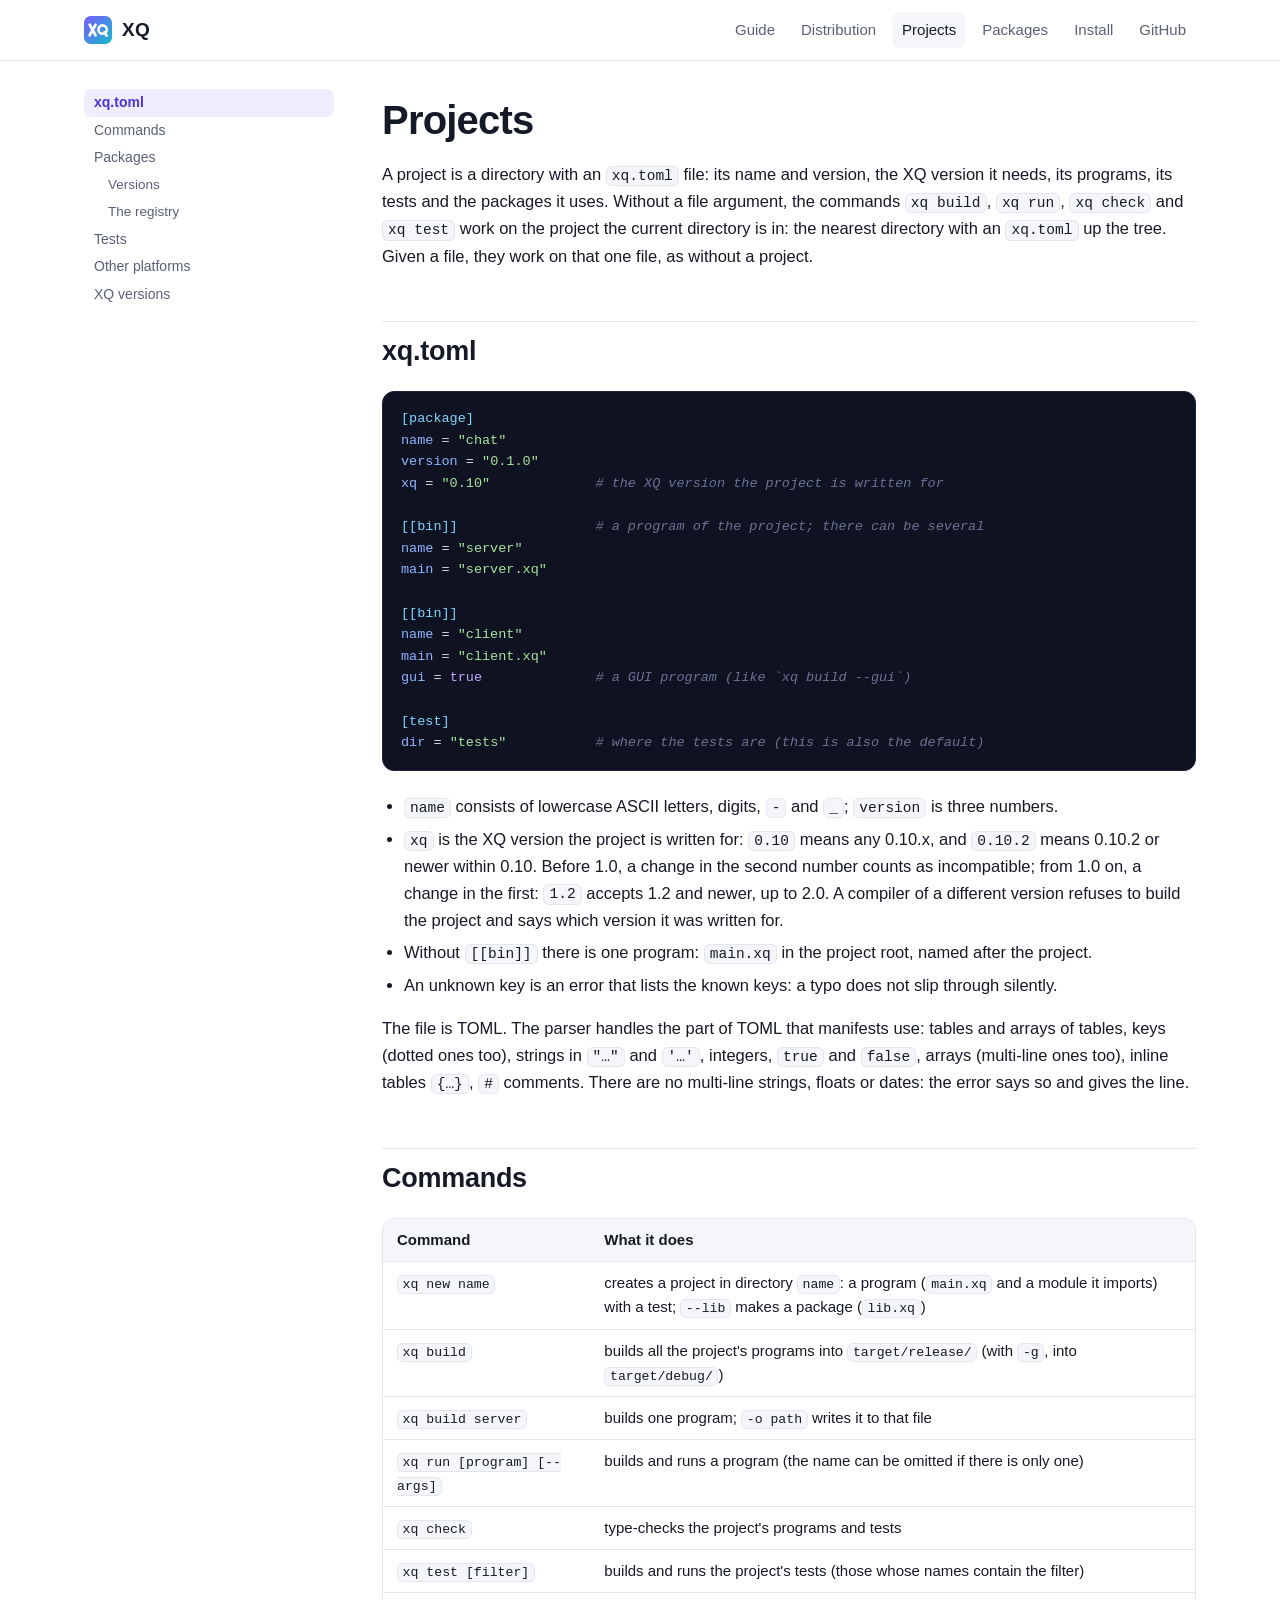
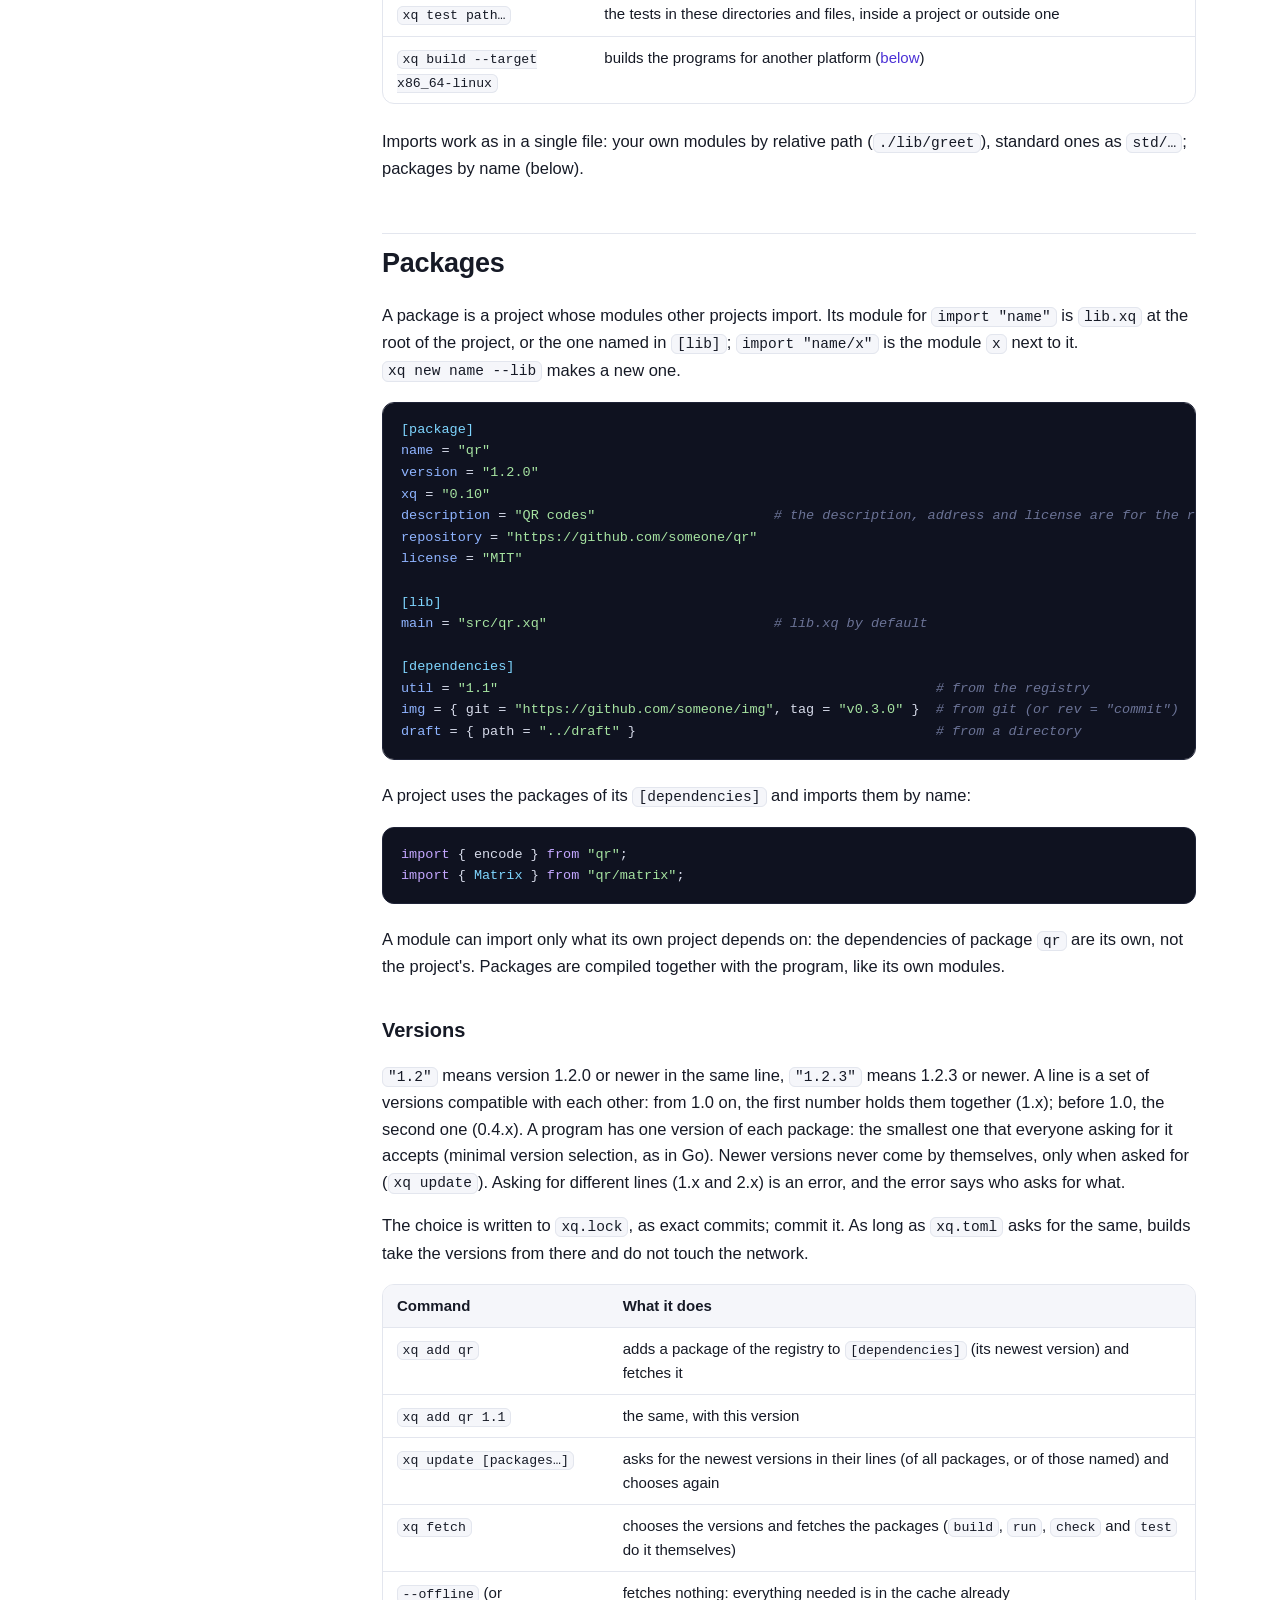
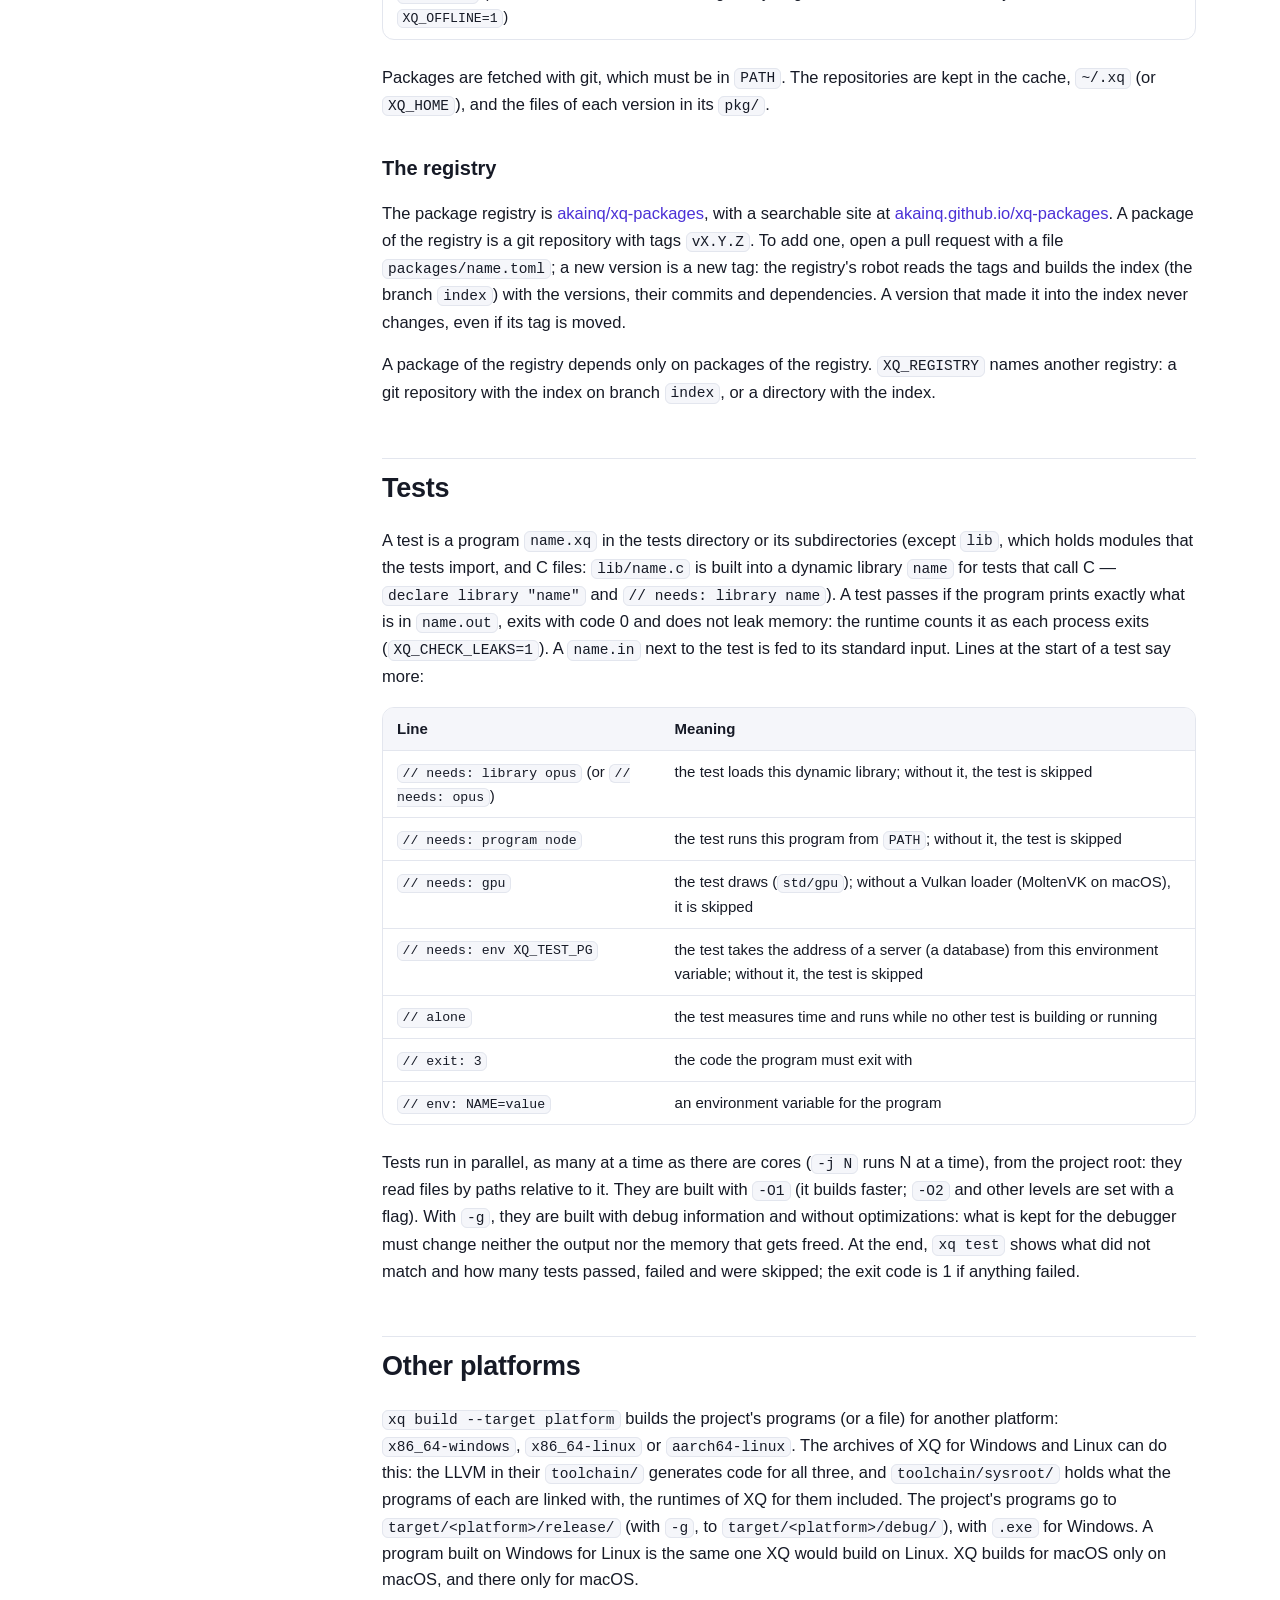
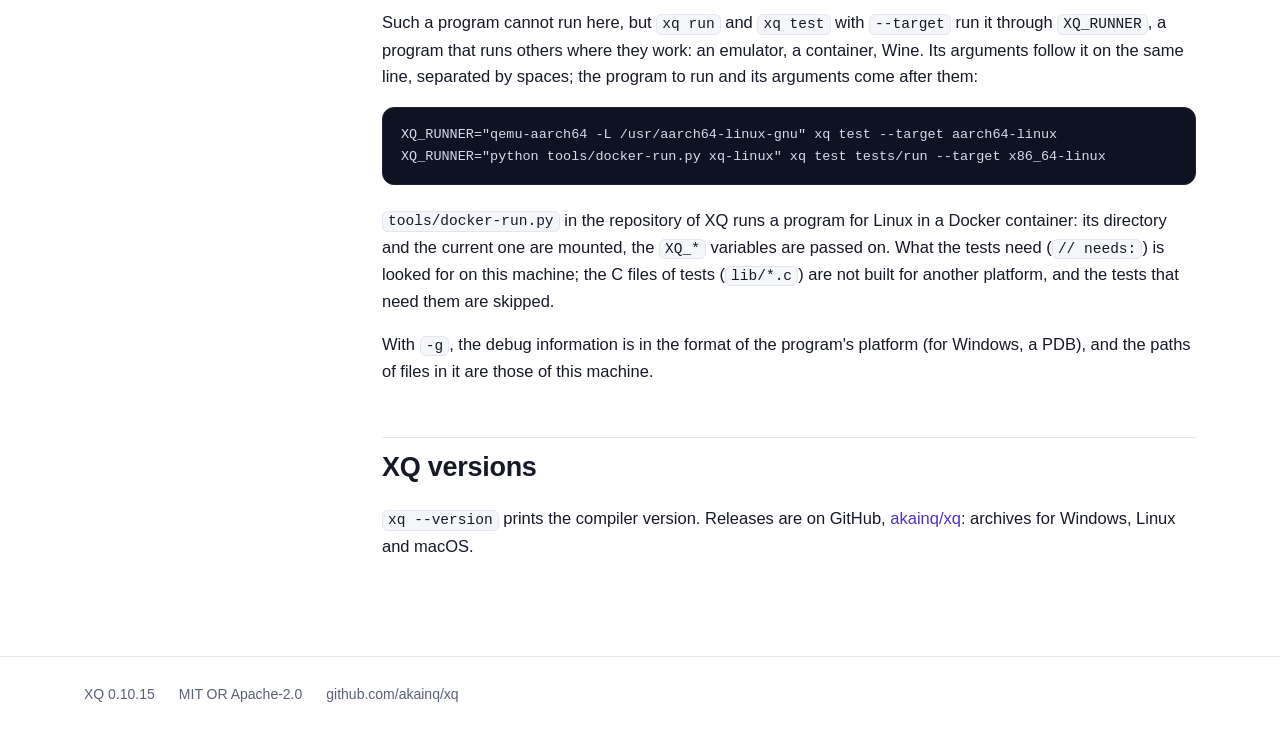
<file: docs/projects.html>
<!doctype html>
<html lang="en">
<head>
<meta charset="utf-8">
<meta name="viewport" content="width=device-width, initial-scale=1">
<title>Projects — XQ</title>
<meta name="description" content="Projects: the reference of the XQ programming language.">
<link rel="icon" href="assets/favicon.svg" type="image/svg+xml">
<link rel="stylesheet" href="assets/style.css">
<script src="assets/site.js" defer></script>
</head>
<body class="doc" data-page="projects.html">

<header class="top">
  <div class="wrap">
    <a class="brand" href="./"><img src="assets/logo.svg" alt="" width="28" height="28"><span>XQ</span></a>
    <nav>
      <a href="guide.html" data-page="guide.html">Guide</a><a href="guide.html#several-machines-stdnode">Distribution</a><a href="projects.html" data-page="projects.html">Projects</a>
      <a class="wide" href="https://akainq.github.io/xq-packages/">Packages</a>
      <a class="wide" href="index.html#install">Install</a>
      <a href="https://github.com/akainq/xq">GitHub</a>
    </nav>
  </div>
</header>

<div class="wrap doc-grid">
  <aside class="toc">
    <button class="toc-toggle" type="button" aria-expanded="false">Contents</button>
    <nav aria-label="Contents"><ul><li class="l2"><a href="#xqtoml">xq.toml</a></li><li class="l2"><a href="#commands">Commands</a></li><li class="l2"><a href="#packages">Packages</a></li><li class="l3"><a href="#versions">Versions</a></li><li class="l3"><a href="#the-registry">The registry</a></li><li class="l2"><a href="#tests">Tests</a></li><li class="l2"><a href="#other-platforms">Other platforms</a></li><li class="l2"><a href="#xq-versions">XQ versions</a></li></ul></nav>
  </aside>
  <main class="content">
<h1>Projects</h1>
<p>A project is a directory with an <code>xq.toml</code> file: its name and version, the XQ version it needs, its programs, its tests and the packages it uses. Without a file argument, the commands <code>xq build</code>, <code>xq run</code>, <code>xq check</code> and <code>xq test</code> work on the project the current directory is in: the nearest directory with an <code>xq.toml</code> up the tree. Given a file, they work on that one file, as without a project.</p>
<h2 id="xqtoml"><a class="anchor" href="#xqtoml" aria-label="Link to this section">#</a>xq.toml</h2>
<pre class="code" data-lang="toml"><code><span class="ty">[package]</span>
<span class="fn">name</span> = <span class="str">"chat"</span>
<span class="fn">version</span> = <span class="str">"0.1.0"</span>
<span class="fn">xq</span> = <span class="str">"0.10"</span>             <span class="com"># the XQ version the project is written for</span>

<span class="ty">[[bin]]                 </span><span class="com"># a program of the project; there can be several</span>
<span class="fn">name</span> = <span class="str">"server"</span>
<span class="fn">main</span> = <span class="str">"server.xq"</span>

<span class="ty">[[bin]]</span>
<span class="fn">name</span> = <span class="str">"client"</span>
<span class="fn">main</span> = <span class="str">"client.xq"</span>
<span class="fn">gui</span> = <span class="kw">true</span>              <span class="com"># a GUI program (like `xq build --gui`)</span>

<span class="ty">[test]</span>
<span class="fn">dir</span> = <span class="str">"tests"</span>           <span class="com"># where the tests are (this is also the default)</span></code></pre>
<ul><li><code>name</code> consists of lowercase ASCII letters, digits, <code>-</code> and <code>_</code>; <code>version</code> is three numbers.</li><li><code>xq</code> is the XQ version the project is written for: <code>0.10</code> means any 0.10.x, and <code>0.10.2</code> means 0.10.2 or newer within 0.10. Before 1.0, a change in the second number counts as incompatible; from 1.0 on, a change in the first: <code>1.2</code> accepts 1.2 and newer, up to 2.0. A compiler of a different version refuses to build the project and says which version it was written for.</li><li>Without <code>[[bin]]</code> there is one program: <code>main.xq</code> in the project root, named after the project.</li><li>An unknown key is an error that lists the known keys: a typo does not slip through silently.</li></ul>
<p>The file is TOML. The parser handles the part of TOML that manifests use: tables and arrays of tables, keys (dotted ones too), strings in <code>"…"</code> and <code>'…'</code>, integers, <code>true</code> and <code>false</code>, arrays (multi-line ones too), inline tables <code>{…}</code>, <code>#</code> comments. There are no multi-line strings, floats or dates: the error says so and gives the line.</p>
<h2 id="commands"><a class="anchor" href="#commands" aria-label="Link to this section">#</a>Commands</h2>
<div class="table"><table><thead><tr><th>Command</th><th>What it does</th></tr></thead><tbody><tr><td><code>xq new name</code></td><td>creates a project in directory <code>name</code>: a program (<code>main.xq</code> and a module it imports) with a test; <code>--lib</code> makes a package (<code>lib.xq</code>)</td></tr><tr><td><code>xq build</code></td><td>builds all the project's programs into <code>target/release/</code> (with <code>-g</code>, into <code>target/debug/</code>)</td></tr><tr><td><code>xq build server</code></td><td>builds one program; <code>-o path</code> writes it to that file</td></tr><tr><td><code>xq run [program] [-- args]</code></td><td>builds and runs a program (the name can be omitted if there is only one)</td></tr><tr><td><code>xq check</code></td><td>type-checks the project's programs and tests</td></tr><tr><td><code>xq test [filter]</code></td><td>builds and runs the project's tests (those whose names contain the filter)</td></tr><tr><td><code>xq test path…</code></td><td>the tests in these directories and files, inside a project or outside one</td></tr><tr><td><code>xq build --target x86_64-linux</code></td><td>builds the programs for another platform (<a href="#other-platforms">below</a>)</td></tr></tbody></table></div>
<p>Imports work as in a single file: your own modules by relative path (<code>./lib/greet</code>), standard ones as <code>std/…</code>; packages by name (below).</p>
<h2 id="packages"><a class="anchor" href="#packages" aria-label="Link to this section">#</a>Packages</h2>
<p>A package is a project whose modules other projects import. Its module for <code>import "name"</code> is <code>lib.xq</code> at the root of the project, or the one named in <code>[lib]</code>; <code>import "name/x"</code> is the module <code>x</code> next to it. <code>xq new name --lib</code> makes a new one.</p>
<pre class="code" data-lang="toml"><code><span class="ty">[package]</span>
<span class="fn">name</span> = <span class="str">"qr"</span>
<span class="fn">version</span> = <span class="str">"1.2.0"</span>
<span class="fn">xq</span> = <span class="str">"0.10"</span>
<span class="fn">description</span> = <span class="str">"QR codes"</span>                      <span class="com"># the description, address and license are for the registry</span>
<span class="fn">repository</span> = <span class="str">"https://github.com/someone/qr"</span>
<span class="fn">license</span> = <span class="str">"MIT"</span>

<span class="ty">[lib]</span>
<span class="fn">main</span> = <span class="str">"src/qr.xq"</span>                            <span class="com"># lib.xq by default</span>

<span class="ty">[dependencies]</span>
<span class="fn">util</span> = <span class="str">"1.1"</span>                                                      <span class="com"># from the registry</span>
<span class="fn">img</span> = { git = <span class="str">"https://github.com/someone/img"</span>, tag = <span class="str">"v0.3.0"</span> }  <span class="com"># from git (or rev = "commit")</span>
<span class="fn">draft</span> = { path = <span class="str">"../draft"</span> }                                     <span class="com"># from a directory</span></code></pre>
<p>A project uses the packages of its <code>[dependencies]</code> and imports them by name:</p>
<pre class="code" data-lang="ts"><code><span class="kw">import</span> { encode } <span class="kw">from</span> <span class="str">"qr"</span>;
<span class="kw">import</span> { <span class="ty">Matrix</span> } <span class="kw">from</span> <span class="str">"qr/matrix"</span>;</code></pre>
<p>A module can import only what its own project depends on: the dependencies of package <code>qr</code> are its own, not the project's. Packages are compiled together with the program, like its own modules.</p>
<h3 id="versions"><a class="anchor" href="#versions" aria-label="Link to this section">#</a>Versions</h3>
<p><code>"1.2"</code> means version 1.2.0 or newer in the same line, <code>"1.2.3"</code> means 1.2.3 or newer. A line is a set of versions compatible with each other: from 1.0 on, the first number holds them together (1.x); before 1.0, the second one (0.4.x). A program has one version of each package: the smallest one that everyone asking for it accepts (minimal version selection, as in Go). Newer versions never come by themselves, only when asked for (<code>xq update</code>). Asking for different lines (1.x and 2.x) is an error, and the error says who asks for what.</p>
<p>The choice is written to <code>xq.lock</code>, as exact commits; commit it. As long as <code>xq.toml</code> asks for the same, builds take the versions from there and do not touch the network.</p>
<div class="table"><table><thead><tr><th>Command</th><th>What it does</th></tr></thead><tbody><tr><td><code>xq add qr</code></td><td>adds a package of the registry to <code>[dependencies]</code> (its newest version) and fetches it</td></tr><tr><td><code>xq add qr 1.1</code></td><td>the same, with this version</td></tr><tr><td><code>xq update [packages…]</code></td><td>asks for the newest versions in their lines (of all packages, or of those named) and chooses again</td></tr><tr><td><code>xq fetch</code></td><td>chooses the versions and fetches the packages (<code>build</code>, <code>run</code>, <code>check</code> and <code>test</code> do it themselves)</td></tr><tr><td><code>--offline</code> (or <code>XQ_OFFLINE=1</code>)</td><td>fetches nothing: everything needed is in the cache already</td></tr></tbody></table></div>
<p>Packages are fetched with git, which must be in <code>PATH</code>. The repositories are kept in the cache, <code>~/.xq</code> (or <code>XQ_HOME</code>), and the files of each version in its <code>pkg/</code>.</p>
<h3 id="the-registry"><a class="anchor" href="#the-registry" aria-label="Link to this section">#</a>The registry</h3>
<p>The package registry is <a href="https://github.com/akainq/xq-packages" rel="noopener">akainq/xq-packages</a>, with a searchable site at <a href="https://akainq.github.io/xq-packages/" rel="noopener">akainq.github.io/xq-packages</a>. A package of the registry is a git repository with tags <code>vX.Y.Z</code>. To add one, open a pull request with a file <code>packages/name.toml</code>; a new version is a new tag: the registry's robot reads the tags and builds the index (the branch <code>index</code>) with the versions, their commits and dependencies. A version that made it into the index never changes, even if its tag is moved.</p>
<p>A package of the registry depends only on packages of the registry. <code>XQ_REGISTRY</code> names another registry: a git repository with the index on branch <code>index</code>, or a directory with the index.</p>
<h2 id="tests"><a class="anchor" href="#tests" aria-label="Link to this section">#</a>Tests</h2>
<p>A test is a program <code>name.xq</code> in the tests directory or its subdirectories (except <code>lib</code>, which holds modules that the tests import, and C files: <code>lib/name.c</code> is built into a dynamic library <code>name</code> for tests that call C — <code>declare library "name"</code> and <code>// needs: library name</code>). A test passes if the program prints exactly what is in <code>name.out</code>, exits with code 0 and does not leak memory: the runtime counts it as each process exits (<code>XQ_CHECK_LEAKS=1</code>). A <code>name.in</code> next to the test is fed to its standard input. Lines at the start of a test say more:</p>
<div class="table"><table><thead><tr><th>Line</th><th>Meaning</th></tr></thead><tbody><tr><td><code>// needs: library opus</code> (or <code>// needs: opus</code>)</td><td>the test loads this dynamic library; without it, the test is skipped</td></tr><tr><td><code>// needs: program node</code></td><td>the test runs this program from <code>PATH</code>; without it, the test is skipped</td></tr><tr><td><code>// needs: gpu</code></td><td>the test draws (<code>std/gpu</code>); without a Vulkan loader (MoltenVK on macOS), it is skipped</td></tr><tr><td><code>// needs: env XQ_TEST_PG</code></td><td>the test takes the address of a server (a database) from this environment variable; without it, the test is skipped</td></tr><tr><td><code>// alone</code></td><td>the test measures time and runs while no other test is building or running</td></tr><tr><td><code>// exit: 3</code></td><td>the code the program must exit with</td></tr><tr><td><code>// env: NAME=value</code></td><td>an environment variable for the program</td></tr></tbody></table></div>
<p>Tests run in parallel, as many at a time as there are cores (<code>-j N</code> runs N at a time), from the project root: they read files by paths relative to it. They are built with <code>-O1</code> (it builds faster; <code>-O2</code> and other levels are set with a flag). With <code>-g</code>, they are built with debug information and without optimizations: what is kept for the debugger must change neither the output nor the memory that gets freed. At the end, <code>xq test</code> shows what did not match and how many tests passed, failed and were skipped; the exit code is 1 if anything failed.</p>
<h2 id="other-platforms"><a class="anchor" href="#other-platforms" aria-label="Link to this section">#</a>Other platforms</h2>
<p><code>xq build --target platform</code> builds the project's programs (or a file) for another platform: <code>x86_64-windows</code>, <code>x86_64-linux</code> or <code>aarch64-linux</code>. The archives of XQ for Windows and Linux can do this: the LLVM in their <code>toolchain/</code> generates code for all three, and <code>toolchain/sysroot/</code> holds what the programs of each are linked with, the runtimes of XQ for them included. The project's programs go to <code>target/&lt;platform&gt;/release/</code> (with <code>-g</code>, to <code>target/&lt;platform&gt;/debug/</code>), with <code>.exe</code> for Windows. A program built on Windows for Linux is the same one XQ would build on Linux. XQ builds for macOS only on macOS, and there only for macOS.</p>
<p>Such a program cannot run here, but <code>xq run</code> and <code>xq test</code> with <code>--target</code> run it through <code>XQ_RUNNER</code>, a program that runs others where they work: an emulator, a container, Wine. Its arguments follow it on the same line, separated by spaces; the program to run and its arguments come after them:</p>
<pre class="code" data-lang="bash"><code>XQ_RUNNER=&quot;qemu-aarch64 -L /usr/aarch64-linux-gnu&quot; xq test --target aarch64-linux
XQ_RUNNER=&quot;python tools/docker-run.py xq-linux&quot; xq test tests/run --target x86_64-linux</code></pre>
<p><code>tools/docker-run.py</code> in the repository of XQ runs a program for Linux in a Docker container: its directory and the current one are mounted, the <code>XQ_*</code> variables are passed on. What the tests need (<code>// needs:</code>) is looked for on this machine; the C files of tests (<code>lib/*.c</code>) are not built for another platform, and the tests that need them are skipped.</p>
<p>With <code>-g</code>, the debug information is in the format of the program's platform (for Windows, a PDB), and the paths of files in it are those of this machine.</p>
<h2 id="xq-versions"><a class="anchor" href="#xq-versions" aria-label="Link to this section">#</a>XQ versions</h2>
<p><code>xq --version</code> prints the compiler version. Releases are on GitHub, <a href="https://github.com/akainq/xq/releases" rel="noopener">akainq/xq</a>: archives for Windows, Linux and macOS.</p>
  </main>
</div>

<footer class="bottom">
  <div class="wrap">
    <span>XQ 0.10.15</span>
    <span>MIT OR Apache-2.0</span>
    <a href="https://github.com/akainq/xq">github.com/akainq/xq</a>
  </div>
</footer>
</body>
</html>
</file>
<file: docs/assets/style.css>
/* The website of XQ: the landing page and the reference. No external fonts or libraries. */

:root {
  --bg: #ffffff;
  --bg-soft: #f5f6fa;
  --fg: #161a26;
  --muted: #5a6175;
  --line: #e3e6ee;
  --card: #ffffff;
  --accent: #6a4dff;
  --accent-2: #0fb3c4;
  --accent-ink: #4b31d6;
  --code-bg: #0f1220;
  --code-fg: #d7dbea;
  --code-line: #1e2236;
  --shadow: 0 1px 2px rgba(20, 24, 40, .06), 0 8px 24px rgba(20, 24, 40, .06);
  --radius: 14px;
  --sans: -apple-system, BlinkMacSystemFont, "Segoe UI", Inter, Roboto, "Helvetica Neue", Arial, sans-serif;
  --mono: ui-monospace, "SF Mono", "Cascadia Code", "JetBrains Mono", Menlo, Consolas, "Liberation Mono", monospace;
  color-scheme: light;
}

@media (prefers-color-scheme: dark) {
  :root {
    --bg: #0b0d16;
    --bg-soft: #10131f;
    --fg: #e7e9f2;
    --muted: #9aa1b6;
    --line: #232840;
    --card: #121523;
    --accent: #8f78ff;
    --accent-2: #2cd3e3;
    --accent-ink: #b3a5ff;
    --code-bg: #0d1020;
    --code-line: #1c2036;
    --shadow: 0 1px 2px rgba(0, 0, 0, .3), 0 8px 24px rgba(0, 0, 0, .25);
    color-scheme: dark;
  }
}

* { box-sizing: border-box; }
html { scroll-behavior: smooth; scroll-padding-top: 72px; }
body {
  margin: 0;
  background: var(--bg);
  color: var(--fg);
  font: 16px/1.6 var(--sans);
  -webkit-font-smoothing: antialiased;
  text-rendering: optimizeLegibility;
}
a { color: var(--accent-ink); text-decoration: none; }
a:hover { text-decoration: underline; }
code, pre { font-family: var(--mono); font-variant-ligatures: none; font-feature-settings: "liga" 0, "calt" 0; }
code { font-size: .88em; }
:not(pre) > code {
  background: var(--bg-soft);
  border: 1px solid var(--line);
  border-radius: 6px;
  padding: .08em .35em;
  white-space: nowrap;
}
.wrap { max-width: 1160px; margin: 0 auto; padding: 0 24px; }

/* ---------------------------------------------------------------- header */

.top {
  position: sticky;
  top: 0;
  z-index: 10;
  background: color-mix(in srgb, var(--bg) 82%, transparent);
  backdrop-filter: saturate(1.4) blur(10px);
  -webkit-backdrop-filter: saturate(1.4) blur(10px);
  border-bottom: 1px solid var(--line);
}
.top .wrap { display: flex; align-items: center; justify-content: space-between; height: 60px; }
.brand { display: flex; align-items: center; gap: 10px; color: var(--fg); font-weight: 750; font-size: 19px; letter-spacing: .02em; }
.brand:hover { text-decoration: none; }
.top nav { display: flex; gap: 6px; flex-wrap: wrap; justify-content: flex-end; }
.top nav a { color: var(--muted); padding: 6px 10px; border-radius: 8px; font-size: 15px; }
.top nav a:hover, .top nav a.here { color: var(--fg); background: var(--bg-soft); text-decoration: none; }

/* ---------------------------------------------------------------- hero */

.hero {
  position: relative;
  overflow: hidden;
  padding: 72px 0 80px;
  background:
    radial-gradient(900px 420px at 85% -10%, color-mix(in srgb, var(--accent-2) 22%, transparent), transparent 70%),
    radial-gradient(700px 400px at 0% 0%, color-mix(in srgb, var(--accent) 20%, transparent), transparent 70%);
}
.hero-grid { display: grid; grid-template-columns: 1.05fr 1fr; gap: 48px; align-items: center; }
/* A long line of code scrolls in its block instead of widening the column. */
.hero-grid > *, .dist-grid > *, .split > *, .toolkit-grid > *, .tools-grid > *, .first > * { min-width: 0; }
.eyebrow { margin: 0 0 14px; color: var(--muted); font-size: 14px; font-weight: 600; letter-spacing: .04em; text-transform: uppercase; }
.hero h1 { margin: 0; font-size: clamp(38px, 5vw, 60px); line-height: 1.04; letter-spacing: -.025em; font-weight: 800; }
.grad { background: linear-gradient(90deg, var(--accent), var(--accent-2)); -webkit-background-clip: text; background-clip: text; color: transparent; }
.lede { font-size: 19px; color: var(--muted); margin: 22px 0 30px; max-width: 34em; text-wrap: pretty; }
.hint {
  margin: 26px 0 0; max-width: 34em; padding: 2px 0 2px 14px; border-left: 3px solid var(--accent-2);
  color: var(--muted); font-size: 15.5px; text-wrap: pretty;
}
.cta { display: flex; gap: 12px; flex-wrap: wrap; }
.btn {
  display: inline-flex; align-items: center; height: 46px; padding: 0 20px; border-radius: 11px;
  border: 1px solid var(--line); background: var(--card); color: var(--fg); font-weight: 650; box-shadow: var(--shadow);
}
.btn:hover { text-decoration: none; border-color: var(--accent); }
.btn.primary { background: linear-gradient(135deg, var(--accent), color-mix(in srgb, var(--accent) 60%, var(--accent-2))); color: #fff; border: 0; }
.btn.primary:hover { filter: brightness(1.08); }

.window { background: var(--code-bg); border-radius: var(--radius); box-shadow: 0 24px 60px rgba(15, 18, 40, .35); overflow: hidden; border: 1px solid #23284a; }
.window .bar { display: flex; align-items: center; gap: 7px; height: 38px; padding: 0 14px; background: #151935; border-bottom: 1px solid #23284a; }
.window .bar i { width: 11px; height: 11px; border-radius: 50%; background: #3a3f63; }
.window .bar i:nth-child(1) { background: #ff5f57; }
.window .bar i:nth-child(2) { background: #febc2e; }
.window .bar i:nth-child(3) { background: #28c840; }
.window .bar b { margin-left: 10px; color: #9aa1c4; font: 500 13px var(--sans); }
.window pre.code { margin: 0; border: 0; border-radius: 0; box-shadow: none; }
.window pre.term { margin: 0; border-radius: 0; border-top: 1px solid #23284a; }

/* ---------------------------------------------------------------- code */

pre.code, pre.term {
  background: var(--code-bg);
  color: var(--code-fg);
  border-radius: 12px;
  padding: 16px 18px;
  overflow-x: auto;
  font-size: 13.5px;
  line-height: 1.6;
  tab-size: 2;
  position: relative;
  border: 1px solid var(--code-line);
}
pre.term { color: #c7cce3; background: #090b16; }
pre.term .prompt { color: #6e7599; user-select: none; }
pre code { font-size: inherit; background: none; border: 0; padding: 0; white-space: pre; }
.kw { color: #c4a7ff; }
.ty { color: #7fd6ff; }
.bi { color: #ffcf7a; }
.fn { color: #8fb4ff; }
.str { color: #a6e3a1; }
.re { color: #ff9fb6; }
.num { color: #ffab70; }
.com { color: #6b7396; font-style: italic; }
.op { color: #89ddff; }
.copy {
  position: absolute; top: 8px; right: 8px; opacity: 0; transition: opacity .15s;
  font: 600 12px var(--sans); color: #c9cde6; background: #222746; border: 1px solid #343a63;
  border-radius: 7px; padding: 4px 9px; cursor: pointer;
}
pre:hover .copy, .copy:focus { opacity: 1; }

/* ---------------------------------------------------------------- landing sections */

section { padding: 76px 0; }
section + section { border-top: 1px solid var(--line); }
.section-title { font-size: clamp(28px, 3.4vw, 40px); line-height: 1.12; letter-spacing: -.02em; margin: 0 0 14px; font-weight: 780; }
.section-lede { color: var(--muted); font-size: 18px; max-width: 46em; margin: 0 0 36px; }
.cards { display: grid; grid-template-columns: repeat(3, 1fr); gap: 18px; }
.cards.two { grid-template-columns: repeat(2, 1fr); }
.card { background: var(--card); border: 1px solid var(--line); border-radius: var(--radius); padding: 22px 22px 18px; box-shadow: var(--shadow); }
.card h3 { margin: 0 0 8px; font-size: 18px; }
.card p { margin: 0; color: var(--muted); font-size: 15.5px; }

.failures, .toolkit { background: var(--bg-soft); }
.charts { display: grid; grid-template-columns: repeat(3, 1fr); gap: 18px; }
.chart { margin: 0; background: var(--card); border: 1px solid var(--line); border-radius: var(--radius); padding: 20px; box-shadow: var(--shadow); }
.chart figcaption { font-weight: 650; margin-bottom: 14px; }
.bars .row { display: grid; grid-template-columns: 58px 1fr auto; align-items: center; gap: 10px; margin: 9px 0; font-size: 14px; }
.bars .name { color: var(--muted); }
.bars .bar { height: 12px; border-radius: 6px; background: var(--line); position: relative; overflow: hidden; }
.bars .bar::after { content: ""; position: absolute; inset: 0; width: var(--v); border-radius: 6px; background: color-mix(in srgb, var(--muted) 45%, transparent); }
.bars .xq .bar::after { background: linear-gradient(90deg, var(--accent), var(--accent-2)); }
.bars .xq .name, .bars .xq .val { color: var(--fg); font-weight: 700; }
.bars .val { font-variant-numeric: tabular-nums; min-width: 4.5em; text-align: right; }
.chart figcaption:has(.x) { display: flex; justify-content: space-between; align-items: baseline; gap: 12px; }
.chart .x {
  flex: none; font-size: 13px; font-weight: 750; color: #fff; border-radius: 999px; padding: 1px 9px;
  background: linear-gradient(135deg, var(--accent), color-mix(in srgb, var(--accent) 55%, var(--accent-2)));
}
.sub { font-size: 21px; letter-spacing: -.01em; margin: 52px 0 16px; }
.note { color: var(--muted); font-size: 13.5px; margin: 14px 0 0; }
.stats { display: grid; grid-template-columns: repeat(4, 1fr); gap: 18px; margin-top: 36px; }
.stat { border-left: 3px solid var(--accent); padding: 4px 0 4px 16px; }
.stat b { display: block; font-size: 30px; letter-spacing: -.02em; }
.stat span { color: var(--muted); font-size: 15px; }

.mods { list-style: none; padding: 0; margin: 0; display: grid; grid-template-columns: repeat(2, 1fr); gap: 0 32px; }
.mods li { display: grid; grid-template-columns: 170px 1fr; gap: 14px; padding: 13px 0; border-bottom: 1px solid var(--line); align-items: baseline; }
.mods li code { justify-self: start; }
.mods li span { color: var(--muted); font-size: 15.5px; }

.tools { background: var(--bg-soft); }
.tools-grid { display: grid; grid-template-columns: 1fr 1fr; gap: 40px; align-items: center; }
.checks { list-style: none; padding: 0; margin: 0; }
.checks li { position: relative; padding: 0 0 14px 30px; color: var(--muted); }
.checks li b { color: var(--fg); }
.checks li::before {
  content: ""; position: absolute; left: 0; top: .45em; width: 16px; height: 16px; border-radius: 50%;
  background: linear-gradient(135deg, var(--accent), var(--accent-2));
  -webkit-mask: radial-gradient(circle at 50% 50%, #000 3.5px, transparent 4px), linear-gradient(#000 0 0);
  -webkit-mask-composite: xor; mask-composite: exclude;
}

.downloads { display: grid; grid-template-columns: repeat(5, 1fr); gap: 12px; margin-bottom: 30px; }
.dl {
  display: flex; flex-direction: column; gap: 2px; padding: 16px; border-radius: 12px; border: 1px solid var(--line);
  background: var(--card); color: var(--fg); box-shadow: var(--shadow); transition: border-color .15s, transform .15s;
}
a.dl:hover { text-decoration: none; border-color: var(--accent); transform: translateY(-1px); }
.dl .os { font-weight: 750; font-size: 17px; }
.dl .arch { color: var(--muted); font-size: 14px; }
.dl .file { margin-top: 8px; font: 12px var(--mono); color: var(--muted); overflow-wrap: anywhere; }
.dl.soon { opacity: .55; box-shadow: none; }
.dl.mine { border-color: var(--accent); box-shadow: 0 0 0 3px color-mix(in srgb, var(--accent) 20%, transparent); }
.steps { display: grid; grid-template-columns: repeat(3, 1fr); gap: 18px; }
.step { border: 1px solid var(--line); border-radius: var(--radius); padding: 18px 20px 6px; }
.step h3 { margin: 0 0 6px; font-size: 17px; }
.step ol { margin: 0; padding-left: 20px; color: var(--muted); font-size: 15px; }
.step li { margin-bottom: 10px; }
.step :not(pre) > code { white-space: normal; }
.first { display: grid; grid-template-columns: 1fr 1fr; gap: 18px; margin-top: 26px; }
.first pre { margin: 0; }
.next { margin-top: 26px; font-size: 17px; }

.bottom { border-top: 1px solid var(--line); padding: 26px 0; color: var(--muted); font-size: 14px; }
.bottom .wrap { display: flex; gap: 24px; flex-wrap: wrap; }
.bottom a { color: var(--muted); }

/* ---------------------------------------------------------------- distribution */

.dist-grid { display: grid; grid-template-columns: 1.1fr 1fr; gap: 40px; align-items: center; margin-bottom: 40px; }
.cluster { margin: 0; background: var(--bg-soft); border: 1px solid var(--line); border-radius: var(--radius); padding: 16px 16px 14px; }
.cluster svg { display: block; width: 100%; height: auto; }
.cluster .link { fill: none; stroke: color-mix(in srgb, var(--accent) 65%, var(--line)); stroke-width: 2.5; stroke-dasharray: 6 6; }
.cluster .node rect { fill: var(--card); stroke: var(--line); stroke-width: 1.5; }
.cluster .nn { font: 650 13px var(--mono); fill: var(--fg); }
.cluster .pl { font: 11.5px var(--mono); fill: var(--muted); text-anchor: middle; }
.cluster .proc { fill: var(--accent); }
.cluster .member { fill: var(--accent-2); }
.cluster .msg { fill: var(--accent-2); stroke: var(--card); stroke-width: 1.5; }
.cluster .msg.alt { fill: var(--accent); }
.cluster figcaption { display: flex; flex-wrap: wrap; gap: 6px 18px; margin-top: 10px; color: var(--muted); font-size: 13.5px; }
.cluster figcaption > span { display: inline-flex; align-items: center; gap: 7px; }
.key { display: inline-block; flex: none; width: 11px; height: 11px; border-radius: 50%; }
.key.proc { background: var(--accent); }
.key.member { background: var(--accent-2); }
.key.link { width: 22px; height: 0; border-radius: 0; border-top: 2.5px dashed color-mix(in srgb, var(--accent) 65%, var(--line)); }
@media (prefers-reduced-motion: reduce) { .cluster .msg { display: none; } }

.verbs { list-style: none; margin: 0; padding: 0; }
.verbs li { display: grid; grid-template-columns: 13em 1fr; gap: 14px; padding: 11px 0; border-bottom: 1px solid var(--line); align-items: baseline; }
.verbs li:last-child { border-bottom: 0; }
.verbs li > span:last-child { color: var(--muted); font-size: 15.5px; }
.verbs .v { display: flex; flex-wrap: wrap; gap: 6px; }

.split { display: grid; grid-template-columns: 1fr 1fr; gap: 44px; align-items: center; }
.split .section-lede { margin-bottom: 26px; }

.toolkit-grid { display: grid; grid-template-columns: 1.4fr 1fr; gap: 44px; align-items: start; }
.rosetta { background: var(--card); border: 1px solid var(--line); border-radius: var(--radius); box-shadow: var(--shadow); overflow: hidden; }
.rosetta .r { display: grid; grid-template-columns: 14em 1fr; gap: 18px; padding: 12px 20px; border-bottom: 1px solid var(--line); align-items: baseline; }
.rosetta .r:last-child { border-bottom: 0; }
.rosetta .idea { font-weight: 650; }
.rosetta .how { color: var(--muted); font-size: 15px; }
.rosetta .how code { white-space: normal; }
.adds h3 { margin: 6px 0 18px; font-size: 20px; }

/* ---------------------------------------------------------------- reference */

.doc-grid { display: grid; grid-template-columns: 250px minmax(0, 1fr); gap: 48px; padding-top: 28px; }
.toc { position: sticky; top: 76px; align-self: start; max-height: calc(100vh - 92px); overflow-y: auto; padding-bottom: 24px; }
.toc ul { list-style: none; margin: 0; padding: 0; }
.toc li a { display: block; padding: 4px 10px; border-radius: 7px; color: var(--muted); font-size: 14px; line-height: 1.4; }
.toc li.l3 a { padding-left: 24px; font-size: 13.5px; }
.toc li a:hover { color: var(--fg); background: var(--bg-soft); text-decoration: none; }
.toc li a.here { color: var(--accent-ink); background: color-mix(in srgb, var(--accent) 10%, transparent); font-weight: 600; }
.toc-toggle { display: none; }
.content { min-width: 0; padding-bottom: 80px; max-width: 860px; }
.content h1 { font-size: 40px; letter-spacing: -.02em; line-height: 1.15; margin: 8px 0 18px; }
.content h2 { font-size: 27px; letter-spacing: -.01em; margin: 52px 0 14px; padding-top: 8px; border-top: 1px solid var(--line); }
.content h3 { font-size: 20px; margin: 34px 0 10px; }
.content h2, .content h3 { position: relative; }
.content .anchor { position: absolute; left: -1.1em; color: var(--muted); opacity: 0; font-weight: 400; }
.content h2:hover .anchor, .content h3:hover .anchor { opacity: .6; text-decoration: none; }
.content p, .content li { font-size: 16.5px; }
.content ul, .content ol { padding-left: 22px; }
.content li { margin: 6px 0; }
.content li > ul { margin: 6px 0; }
.content pre.code { margin: 18px 0 22px; }
.table { overflow-x: auto; margin: 18px 0 24px; border: 1px solid var(--line); border-radius: 12px; }
.content table { border-collapse: collapse; width: 100%; font-size: 15px; }
.content th, .content td { text-align: left; vertical-align: top; padding: 9px 14px; border-bottom: 1px solid var(--line); }
.content th { background: var(--bg-soft); font-weight: 650; }
.content tr:last-child td { border-bottom: 0; }
.content td code, .content th code { white-space: normal; }

/* ---------------------------------------------------------------- narrow screens */

@media (max-width: 980px) {
  .hero-grid, .tools-grid, .first, .dist-grid, .split, .toolkit-grid { grid-template-columns: 1fr; }
  .cards, .charts, .steps { grid-template-columns: 1fr 1fr; }
  .stats { grid-template-columns: 1fr 1fr; }
  .downloads { grid-template-columns: repeat(3, 1fr); }
  .mods { grid-template-columns: 1fr; }
}
@media (max-width: 760px) {
  .doc-grid { grid-template-columns: 1fr; gap: 0; }
  .toc { position: static; max-height: none; padding: 0 0 8px; }
  .toc-toggle {
    display: block; width: 100%; text-align: left; padding: 10px 14px; border-radius: 10px; border: 1px solid var(--line);
    background: var(--bg-soft); color: var(--fg); font: 600 15px var(--sans); cursor: pointer;
  }
  .toc nav { display: none; padding-top: 8px; }
  .toc.open nav { display: block; }
  .content .anchor { display: none; }
}
@media (max-width: 640px) {
  .wrap { padding: 0 16px; }
  section { padding: 56px 0; }
  .hero { padding: 44px 0 56px; }
  .cards, .cards.two, .charts, .steps, .stats, .downloads { grid-template-columns: 1fr; }
  .mods li, .verbs li, .rosetta .r { grid-template-columns: 1fr; gap: 4px; }
  .top nav a { padding: 6px 7px; font-size: 14px; }
  .top nav a.wide { display: none; }
  .brand span { display: none; }
  pre.code, pre.term { font-size: 12.5px; }
}
</file>
